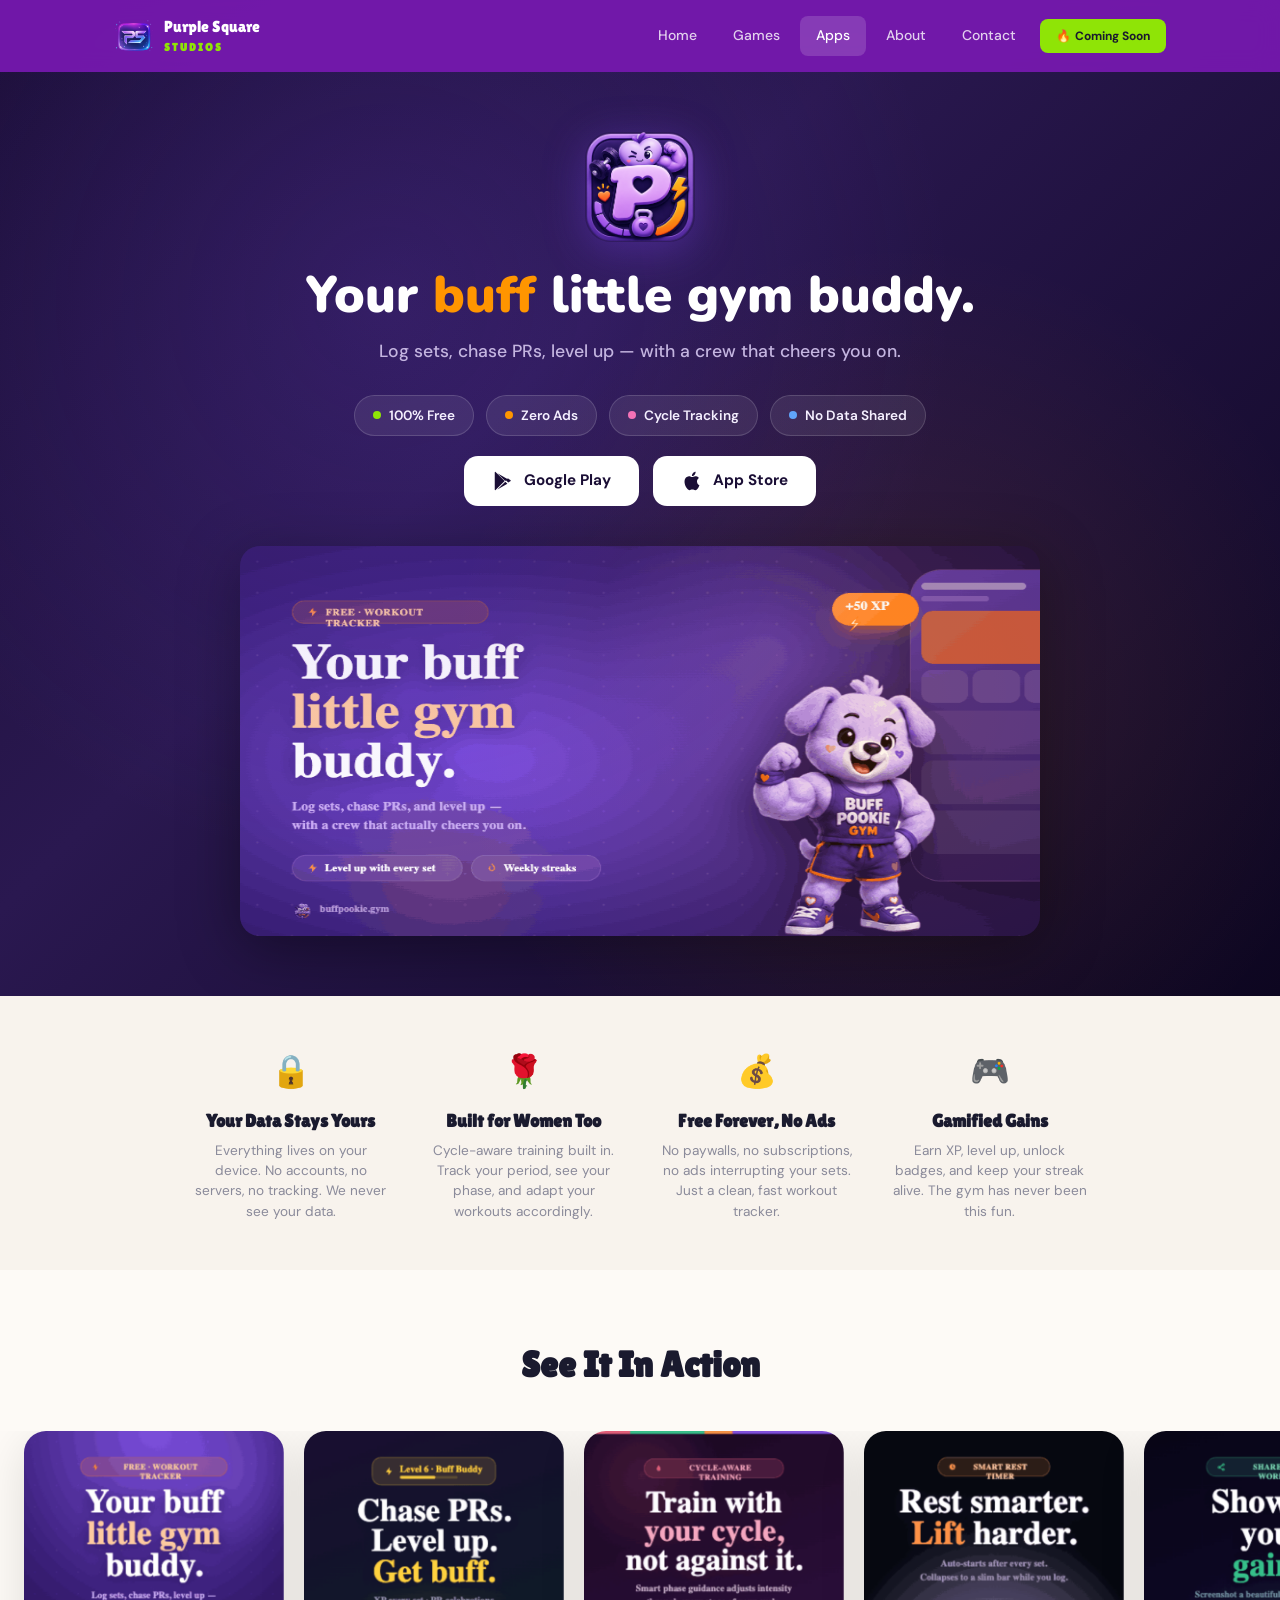
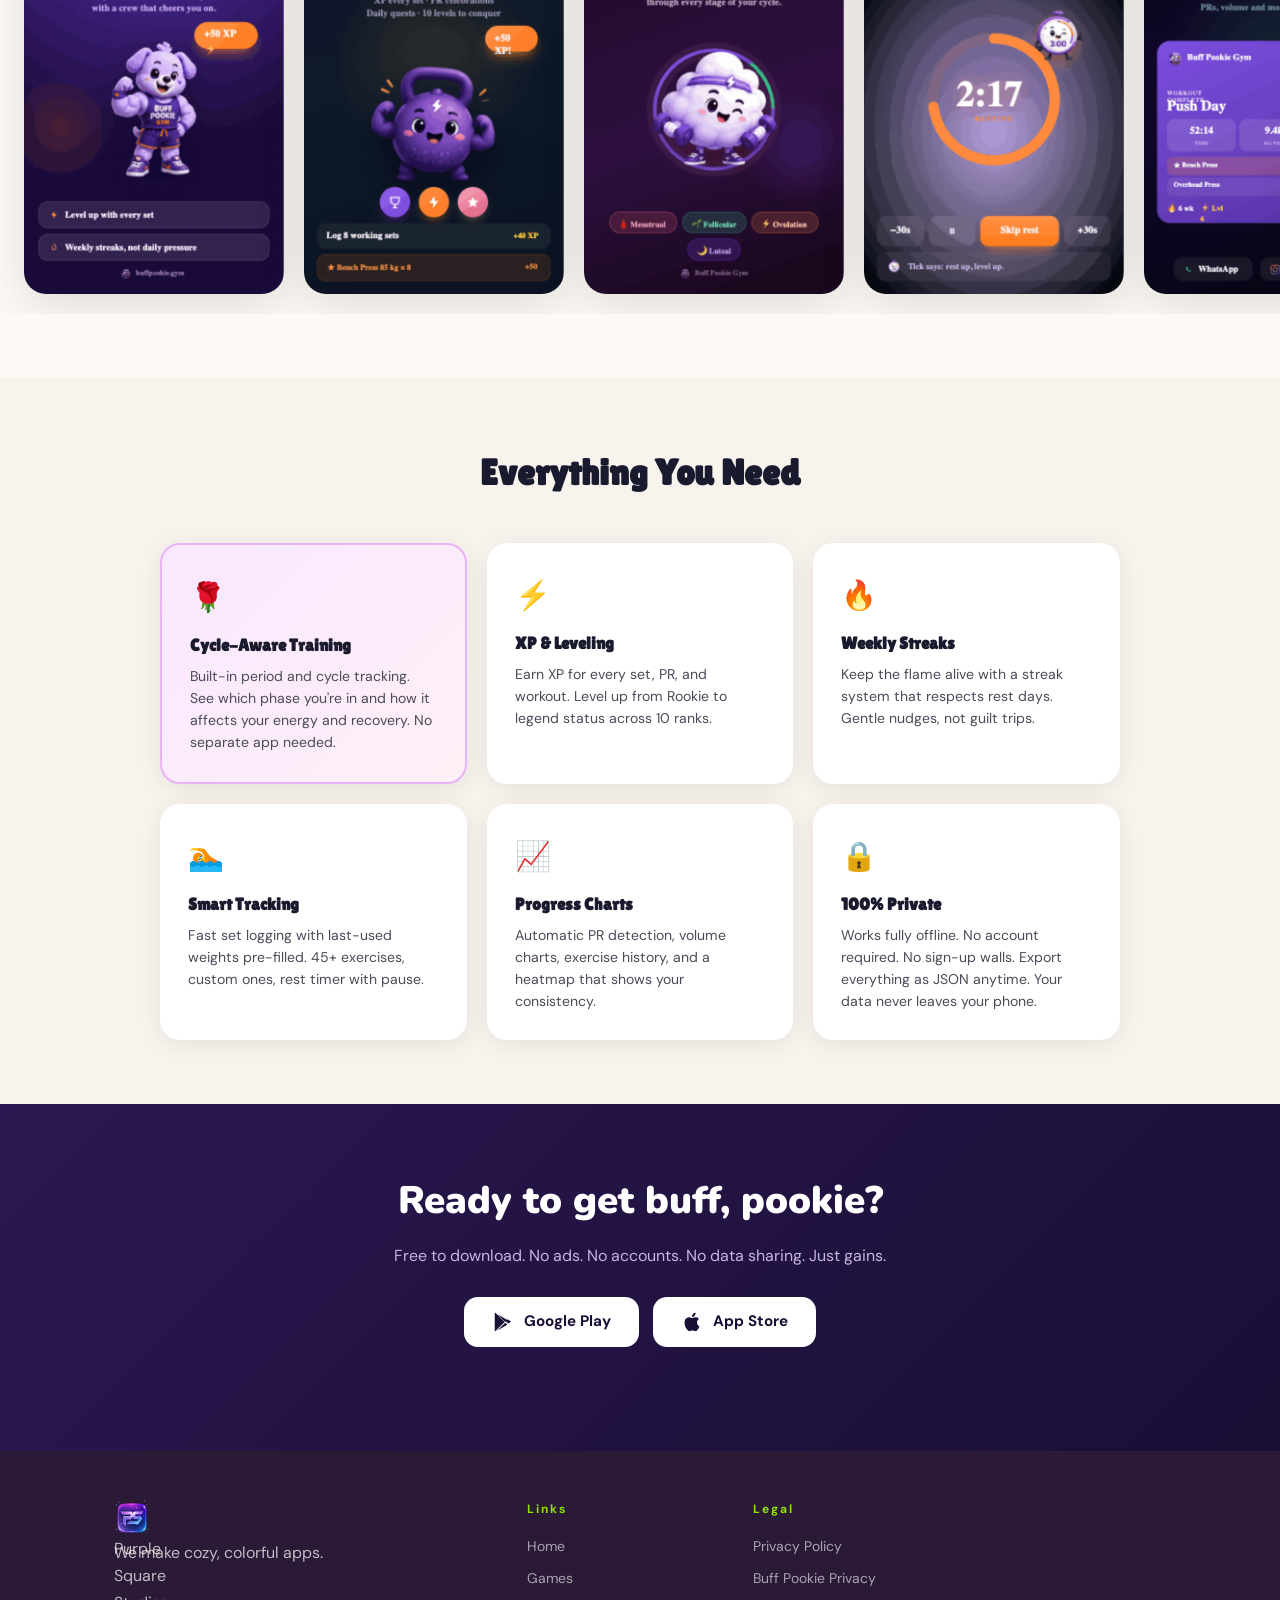
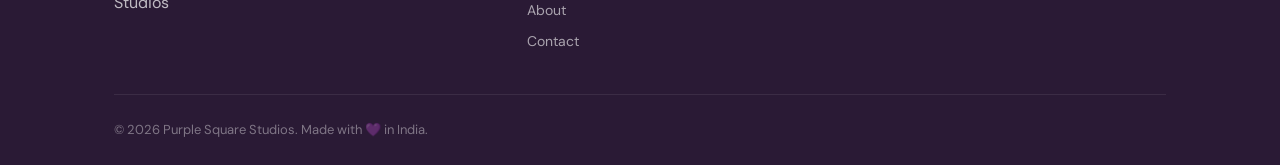
<file: buff-pookie-gym.html>
<!DOCTYPE html>
<html lang="en">
<head>
    <meta charset="UTF-8">
    <meta name="viewport" content="width=device-width, initial-scale=1.0">
    <title>Buff Pookie Gym — Free Workout Tracker | Purple Square Studios</title>
    <meta name="description" content="Buff Pookie Gym — a free workout tracker with XP, streaks, cycle tracking, and zero data collection. Your data stays on your device, always.">
    <meta name="theme-color" content="#7519AE">

    <meta property="og:title" content="Buff Pookie Gym — Free Workout Tracker">
    <meta property="og:description" content="Log lifts, earn XP, level up. Free forever. No ads. No data sharing. Built-in cycle tracking.">
    <meta property="og:image" content="assets/buff-pookie/L01-Hero.png">
    <meta property="og:type" content="website">
    <meta property="og:url" content="https://purplesquarestudios.com/buff-pookie-gym.html">

    <link rel="preconnect" href="https://fonts.googleapis.com">
    <link rel="preconnect" href="https://fonts.gstatic.com" crossorigin>
    <link href="https://fonts.googleapis.com/css2?family=Lilita+One&family=DM+Sans:wght@300;400;500;600;700&family=Nunito:wght@700;800;900&display=swap" rel="stylesheet">
    <link rel="stylesheet" href="css/style.css">
    <link rel="icon" href="assets/buff-pookie/icon.png" type="image/png">

    <style>
        /* ===== Buff Pookie Gym page overrides ===== */
        .bp-hero {
            position: relative;
            background: linear-gradient(135deg, #1A0E35 0%, #2A1850 40%, #0D0620 100%);
            padding: calc(var(--nav-height) + 60px) 24px 60px;
            text-align: center;
            overflow: hidden;
        }
        .bp-hero::before {
            content: '';
            position: absolute;
            top: 0; left: 0; right: 0; bottom: 0;
            background: radial-gradient(circle at 30% 30%, rgba(109,63,214,0.2) 0%, transparent 50%),
                        radial-gradient(circle at 70% 70%, rgba(255,149,0,0.1) 0%, transparent 40%);
            pointer-events: none;
        }
        .bp-hero-inner { position: relative; z-index: 1; max-width: 700px; margin: 0 auto; }
        .bp-icon { width: 110px; height: 110px; border-radius: 26px; box-shadow: 0 8px 40px rgba(109,63,214,0.4); margin: 0 auto 24px; }
        .bp-hero h1 { font-family: 'Nunito', sans-serif; font-weight: 900; font-size: clamp(2rem, 5.5vw, 3.2rem); color: #fff; line-height: 1.15; margin-bottom: 12px; }
        .bp-hero h1 .orange { color: #FF9500; }
        .bp-hero .tagline { font-family: 'DM Sans', sans-serif; font-size: 1.1rem; font-weight: 500; color: #C4B5E0; margin-bottom: 28px; }

        .bp-badges { display: flex; gap: 12px; justify-content: center; flex-wrap: wrap; margin-bottom: 20px; }
        .bp-badge {
            display: inline-flex; align-items: center; gap: 8px;
            background: rgba(255,255,255,0.08); border: 1px solid rgba(255,255,255,0.15);
            color: #F5F0FF; padding: 8px 18px; border-radius: 99px;
            font-family: 'DM Sans', sans-serif; font-weight: 600; font-size: 0.85rem;
        }
        .bp-badge .dot { width: 8px; height: 8px; border-radius: 50%; display: inline-block; }
        .bp-badge .dot-green { background: #8FE406; }
        .bp-badge .dot-pink { background: #F472B6; }
        .bp-badge .dot-blue { background: #60A5FA; }
        .bp-badge .dot-orange { background: #FF9500; }

        .bp-stores { display: flex; gap: 14px; justify-content: center; flex-wrap: wrap; margin-bottom: 40px; }
        .bp-store-btn {
            display: inline-flex; align-items: center; gap: 10px;
            background: #fff; color: #1A0E35; text-decoration: none;
            padding: 12px 28px; border-radius: 14px;
            font-family: 'DM Sans', sans-serif; font-weight: 700; font-size: 0.95rem;
            transition: transform 0.2s, box-shadow 0.2s;
        }
        .bp-store-btn:hover { transform: translateY(-2px); box-shadow: 0 6px 24px rgba(109,63,214,0.3); color: #1A0E35; }
        .bp-store-btn svg { width: 22px; height: 22px; }

        .bp-hero-banner { width: 100%; max-width: 800px; border-radius: 20px; margin: 0 auto; box-shadow: 0 12px 60px rgba(0,0,0,0.4); }

        /* Promise strip */
        .bp-promises {
            background: var(--bg-cream);
            padding: 48px 24px;
        }
        .bp-promises-inner {
            max-width: 900px; margin: 0 auto;
            display: grid; grid-template-columns: repeat(auto-fit, minmax(200px, 1fr)); gap: 32px;
            text-align: center;
        }
        .bp-promise { }
        .bp-promise .icon { font-size: 2rem; margin-bottom: 8px; }
        .bp-promise h3 { font-family: var(--font-display); font-size: 1.1rem; color: var(--text-dark); margin-bottom: 4px; }
        .bp-promise p { font-size: 0.85rem; color: var(--text-muted); line-height: 1.5; }

        /* Screenshots carousel */
        .bp-screens {
            padding: 64px 0;
            background: var(--bg-white);
        }
        .bp-screens h2 {
            font-family: var(--font-display);
            font-size: clamp(24px, 4vw, 36px);
            color: var(--text-dark);
            text-align: center;
            margin-bottom: 36px;
            padding: 0 24px;
        }
        .bp-carousel {
            display: flex; gap: 20px;
            overflow-x: auto; scroll-snap-type: x mandatory;
            padding: 0 24px 20px;
            -webkit-overflow-scrolling: touch;
            scrollbar-width: none;
        }
        .bp-carousel::-webkit-scrollbar { display: none; }
        .bp-card {
            flex: 0 0 260px; scroll-snap-align: center;
            border-radius: 22px; overflow: hidden;
            box-shadow: var(--shadow-lg);
            transition: transform 0.3s;
        }
        .bp-card:hover { transform: scale(1.03); }
        .bp-card img { width: 100%; height: auto; display: block; }

        /* Features */
        .bp-features {
            padding: 64px 24px;
            background: var(--bg-cream);
        }
        .bp-features h2 {
            font-family: var(--font-display);
            font-size: clamp(24px, 4vw, 36px);
            color: var(--text-dark);
            text-align: center;
            margin-bottom: 40px;
        }
        .bp-grid {
            max-width: 960px; margin: 0 auto;
            display: grid; grid-template-columns: repeat(auto-fit, minmax(270px, 1fr)); gap: 20px;
        }
        .bp-tile {
            background: #fff; border-radius: var(--radius-lg); padding: 28px;
            box-shadow: var(--shadow); transition: transform 0.2s;
        }
        .bp-tile:hover { transform: translateY(-4px); }
        .bp-tile .tile-icon { font-size: 1.8rem; margin-bottom: 10px; }
        .bp-tile h3 { font-family: var(--font-display); font-size: 1.05rem; color: var(--text-dark); margin-bottom: 6px; }
        .bp-tile p { font-size: 0.88rem; color: var(--text-body); line-height: 1.55; }
        .bp-tile.highlight { background: linear-gradient(135deg, #F9E8FF 0%, #FFF0F7 100%); border: 2px solid #E8B4F8; }

        /* CTA */
        .bp-cta {
            padding: 64px 24px;
            text-align: center;
            background: linear-gradient(135deg, #2A1850 0%, #1A0E35 100%);
        }
        .bp-cta h2 { font-family: 'Nunito', sans-serif; font-weight: 900; font-size: clamp(1.6rem, 4vw, 2.4rem); color: #fff; margin-bottom: 8px; }
        .bp-cta p { font-family: 'DM Sans', sans-serif; font-size: 1rem; color: #C4B5E0; margin-bottom: 28px; }

        @media (max-width: 640px) {
            .bp-card { flex: 0 0 220px; }
            .bp-icon { width: 88px; height: 88px; border-radius: 22px; }
        }
    </style>
</head>
<body>
    <!-- Navigation -->
    <nav class="nav" id="nav">
        <div class="nav-inner">
            <a href="index.html" class="nav-logo">
                <img src="assets/logo.png" alt="Purple Square Studios" class="nav-logo-img">
                <span class="nav-logo-text">Purple Square<br><small>Studios</small></span>
            </a>
            <div class="nav-links">
                <a href="index.html" class="nav-link">Home</a>
                <a href="games.html" class="nav-link">Games</a>
                <a href="apps.html" class="nav-link active">Apps</a>
                <a href="about.html" class="nav-link">About</a>
                <a href="contact.html" class="nav-link">Contact</a>
                <a href="baba-on-the-road.html" class="nav-coming-soon">Coming Soon</a>
            </div>
            <button class="nav-toggle" id="navToggle" aria-label="Toggle menu">
                <span></span><span></span><span></span>
            </button>
        </div>
        <div class="nav-mobile" id="navMobile">
            <a href="index.html" class="nav-link">Home</a>
            <a href="games.html" class="nav-link">Games</a>
            <a href="apps.html" class="nav-link active">Apps</a>
            <a href="about.html" class="nav-link">About</a>
            <a href="contact.html" class="nav-link">Contact</a>
            <a href="baba-on-the-road.html" class="nav-coming-soon">Coming Soon</a>
        </div>
    </nav>

    <!-- ========== HERO ========== -->
    <section class="bp-hero">
        <div class="bp-hero-inner">
            <img src="assets/buff-pookie/icon.png" alt="Buff Pookie Gym" class="bp-icon">
            <h1>Your <span class="orange">buff</span> little gym buddy.</h1>
            <p class="tagline">Log sets, chase PRs, level up &mdash; with a crew that cheers you on.</p>

            <div class="bp-badges">
                <span class="bp-badge"><span class="dot dot-green"></span> 100% Free</span>
                <span class="bp-badge"><span class="dot dot-orange"></span> Zero Ads</span>
                <span class="bp-badge"><span class="dot dot-pink"></span> Cycle Tracking</span>
                <span class="bp-badge"><span class="dot dot-blue"></span> No Data Shared</span>
            </div>

            <div class="bp-stores">
                <a href="#" class="bp-store-btn">
                    <svg viewBox="0 0 24 24" fill="currentColor"><path d="M3.609 1.814L13.792 12 3.61 22.186a.996.996 0 0 1-.61-.92V2.734a1 1 0 0 1 .609-.92zm10.89 10.893l2.302 2.302-10.937 6.333 8.635-8.635zm3.199-3.199l2.302 1.33c.576.334.576 1.17 0 1.504L17.698 13.67l-2.53-2.53 2.53-2.53zM5.864 3.455L16.8 9.788l-2.302 2.302-8.635-8.635z"/></svg>
                    Google Play
                </a>
                <a href="#" class="bp-store-btn">
                    <svg viewBox="0 0 24 24" fill="currentColor"><path d="M18.71 19.5c-.83 1.24-1.71 2.45-3.05 2.47-1.34.03-1.77-.79-3.29-.79-1.53 0-2 .77-3.27.82-1.31.05-2.3-1.32-3.14-2.53C4.25 17 2.94 12.45 4.7 9.39c.87-1.52 2.43-2.48 4.12-2.51 1.28-.02 2.5.87 3.29.87.78 0 2.26-1.07 3.8-.91.65.03 2.47.26 3.64 1.98-.09.06-2.17 1.28-2.15 3.81.03 3.02 2.65 4.03 2.68 4.04-.03.07-.42 1.44-1.38 2.83zM13 3.5c.73-.83 1.94-1.46 2.94-1.5.13 1.17-.34 2.35-1.04 3.19-.69.85-1.83 1.51-2.95 1.42-.15-1.15.41-2.35 1.05-3.11z"/></svg>
                    App Store
                </a>
            </div>
        </div>
        <img src="assets/buff-pookie/L01-Hero.png" alt="Buff Pookie Gym" class="bp-hero-banner">
    </section>

    <!-- ========== PROMISE STRIP ========== -->
    <section class="bp-promises">
        <div class="bp-promises-inner">
            <div class="bp-promise">
                <div class="icon">&#128274;</div>
                <h3>Your Data Stays Yours</h3>
                <p>Everything lives on your device. No accounts, no servers, no tracking. We never see your data.</p>
            </div>
            <div class="bp-promise">
                <div class="icon">&#127801;</div>
                <h3>Built for Women Too</h3>
                <p>Cycle-aware training built in. Track your period, see your phase, and adapt your workouts accordingly.</p>
            </div>
            <div class="bp-promise">
                <div class="icon">&#128176;</div>
                <h3>Free Forever, No Ads</h3>
                <p>No paywalls, no subscriptions, no ads interrupting your sets. Just a clean, fast workout tracker.</p>
            </div>
            <div class="bp-promise">
                <div class="icon">&#127918;</div>
                <h3>Gamified Gains</h3>
                <p>Earn XP, level up, unlock badges, and keep your streak alive. The gym has never been this fun.</p>
            </div>
        </div>
    </section>

    <!-- ========== SCREENSHOTS ========== -->
    <section class="bp-screens">
        <h2>See It In Action</h2>
        <div class="bp-carousel">
            <div class="bp-card"><img src="assets/buff-pookie/P01-Hero.png" alt="Workout tracking" loading="lazy"></div>
            <div class="bp-card"><img src="assets/buff-pookie/P05-PRs-Gamification.png" alt="PRs and XP" loading="lazy"></div>
            <div class="bp-card"><img src="assets/buff-pookie/P02-Cycle-Tracking.png" alt="Cycle tracking" loading="lazy"></div>
            <div class="bp-card"><img src="assets/buff-pookie/P04-Rest-Timer.png" alt="Rest timer" loading="lazy"></div>
            <div class="bp-card"><img src="assets/buff-pookie/P06-Share-Gains.png" alt="Share your gains" loading="lazy"></div>
            <div class="bp-card"><img src="assets/buff-pookie/P07-Progress-Charts.png" alt="Progress charts" loading="lazy"></div>
            <div class="bp-card"><img src="assets/buff-pookie/P08-Profile-Badges.png" alt="Badges" loading="lazy"></div>
            <div class="bp-card"><img src="assets/buff-pookie/P09-Routine-Builder.png" alt="Routines" loading="lazy"></div>
            <div class="bp-card"><img src="assets/buff-pookie/P03-Water-Sleep.png" alt="Water and sleep" loading="lazy"></div>
        </div>
    </section>

    <!-- ========== FEATURES ========== -->
    <section class="bp-features">
        <h2>Everything You Need</h2>
        <div class="bp-grid">
            <div class="bp-tile highlight">
                <div class="tile-icon">&#127801;</div>
                <h3>Cycle-Aware Training</h3>
                <p>Built-in period and cycle tracking. See which phase you're in and how it affects your energy and recovery. No separate app needed.</p>
            </div>
            <div class="bp-tile">
                <div class="tile-icon">&#9889;</div>
                <h3>XP &amp; Leveling</h3>
                <p>Earn XP for every set, PR, and workout. Level up from Rookie to legend status across 10 ranks.</p>
            </div>
            <div class="bp-tile">
                <div class="tile-icon">&#128293;</div>
                <h3>Weekly Streaks</h3>
                <p>Keep the flame alive with a streak system that respects rest days. Gentle nudges, not guilt trips.</p>
            </div>
            <div class="bp-tile">
                <div class="tile-icon">&#127946;</div>
                <h3>Smart Tracking</h3>
                <p>Fast set logging with last-used weights pre-filled. 45+ exercises, custom ones, rest timer with pause.</p>
            </div>
            <div class="bp-tile">
                <div class="tile-icon">&#128200;</div>
                <h3>Progress Charts</h3>
                <p>Automatic PR detection, volume charts, exercise history, and a heatmap that shows your consistency.</p>
            </div>
            <div class="bp-tile">
                <div class="tile-icon">&#128274;</div>
                <h3>100% Private</h3>
                <p>Works fully offline. No account required. No sign-up walls. Export everything as JSON anytime. Your data never leaves your phone.</p>
            </div>
        </div>
    </section>

    <!-- ========== CTA ========== -->
    <section class="bp-cta">
        <h2>Ready to get buff, pookie?</h2>
        <p>Free to download. No ads. No accounts. No data sharing. Just gains.</p>
        <div class="bp-stores">
            <a href="#" class="bp-store-btn">
                <svg viewBox="0 0 24 24" fill="currentColor"><path d="M3.609 1.814L13.792 12 3.61 22.186a.996.996 0 0 1-.61-.92V2.734a1 1 0 0 1 .609-.92zm10.89 10.893l2.302 2.302-10.937 6.333 8.635-8.635zm3.199-3.199l2.302 1.33c.576.334.576 1.17 0 1.504L17.698 13.67l-2.53-2.53 2.53-2.53zM5.864 3.455L16.8 9.788l-2.302 2.302-8.635-8.635z"/></svg>
                Google Play
            </a>
            <a href="#" class="bp-store-btn">
                <svg viewBox="0 0 24 24" fill="currentColor"><path d="M18.71 19.5c-.83 1.24-1.71 2.45-3.05 2.47-1.34.03-1.77-.79-3.29-.79-1.53 0-2 .77-3.27.82-1.31.05-2.3-1.32-3.14-2.53C4.25 17 2.94 12.45 4.7 9.39c.87-1.52 2.43-2.48 4.12-2.51 1.28-.02 2.5.87 3.29.87.78 0 2.26-1.07 3.8-.91.65.03 2.47.26 3.64 1.98-.09.06-2.17 1.28-2.15 3.81.03 3.02 2.65 4.03 2.68 4.04-.03.07-.42 1.44-1.38 2.83zM13 3.5c.73-.83 1.94-1.46 2.94-1.5.13 1.17-.34 2.35-1.04 3.19-.69.85-1.83 1.51-2.95 1.42-.15-1.15.41-2.35 1.05-3.11z"/></svg>
                App Store
            </a>
        </div>
    </section>

    <!-- ========== FOOTER ========== -->
    <footer class="footer">
        <div class="container">
            <div class="footer-grid">
                <div class="footer-col">
                    <div class="footer-logo">
                        <img src="assets/logo.png" alt="Purple Square Studios" style="width:36px;height:36px;border-radius:8px;">
                        <span>Purple Square Studios</span>
                    </div>
                    <p class="footer-desc">We make cozy, colorful apps.</p>
                </div>
                <div class="footer-col">
                    <h4>Links</h4>
                    <a href="index.html">Home</a>
                    <a href="games.html">Games</a>
                    <a href="about.html">About</a>
                    <a href="contact.html">Contact</a>
                </div>
                <div class="footer-col">
                    <h4>Legal</h4>
                    <a href="privacy-policy.html">Privacy Policy</a>
                    <a href="buff-pookie-privacy.html">Buff Pookie Privacy</a>
                </div>
            </div>
            <div class="footer-bottom">
                <p>&copy; 2026 Purple Square Studios. Made with &#128156; in India.</p>
            </div>
        </div>
    </footer>

    <script src="js/main.js"></script>
</body>
</html>
</file>
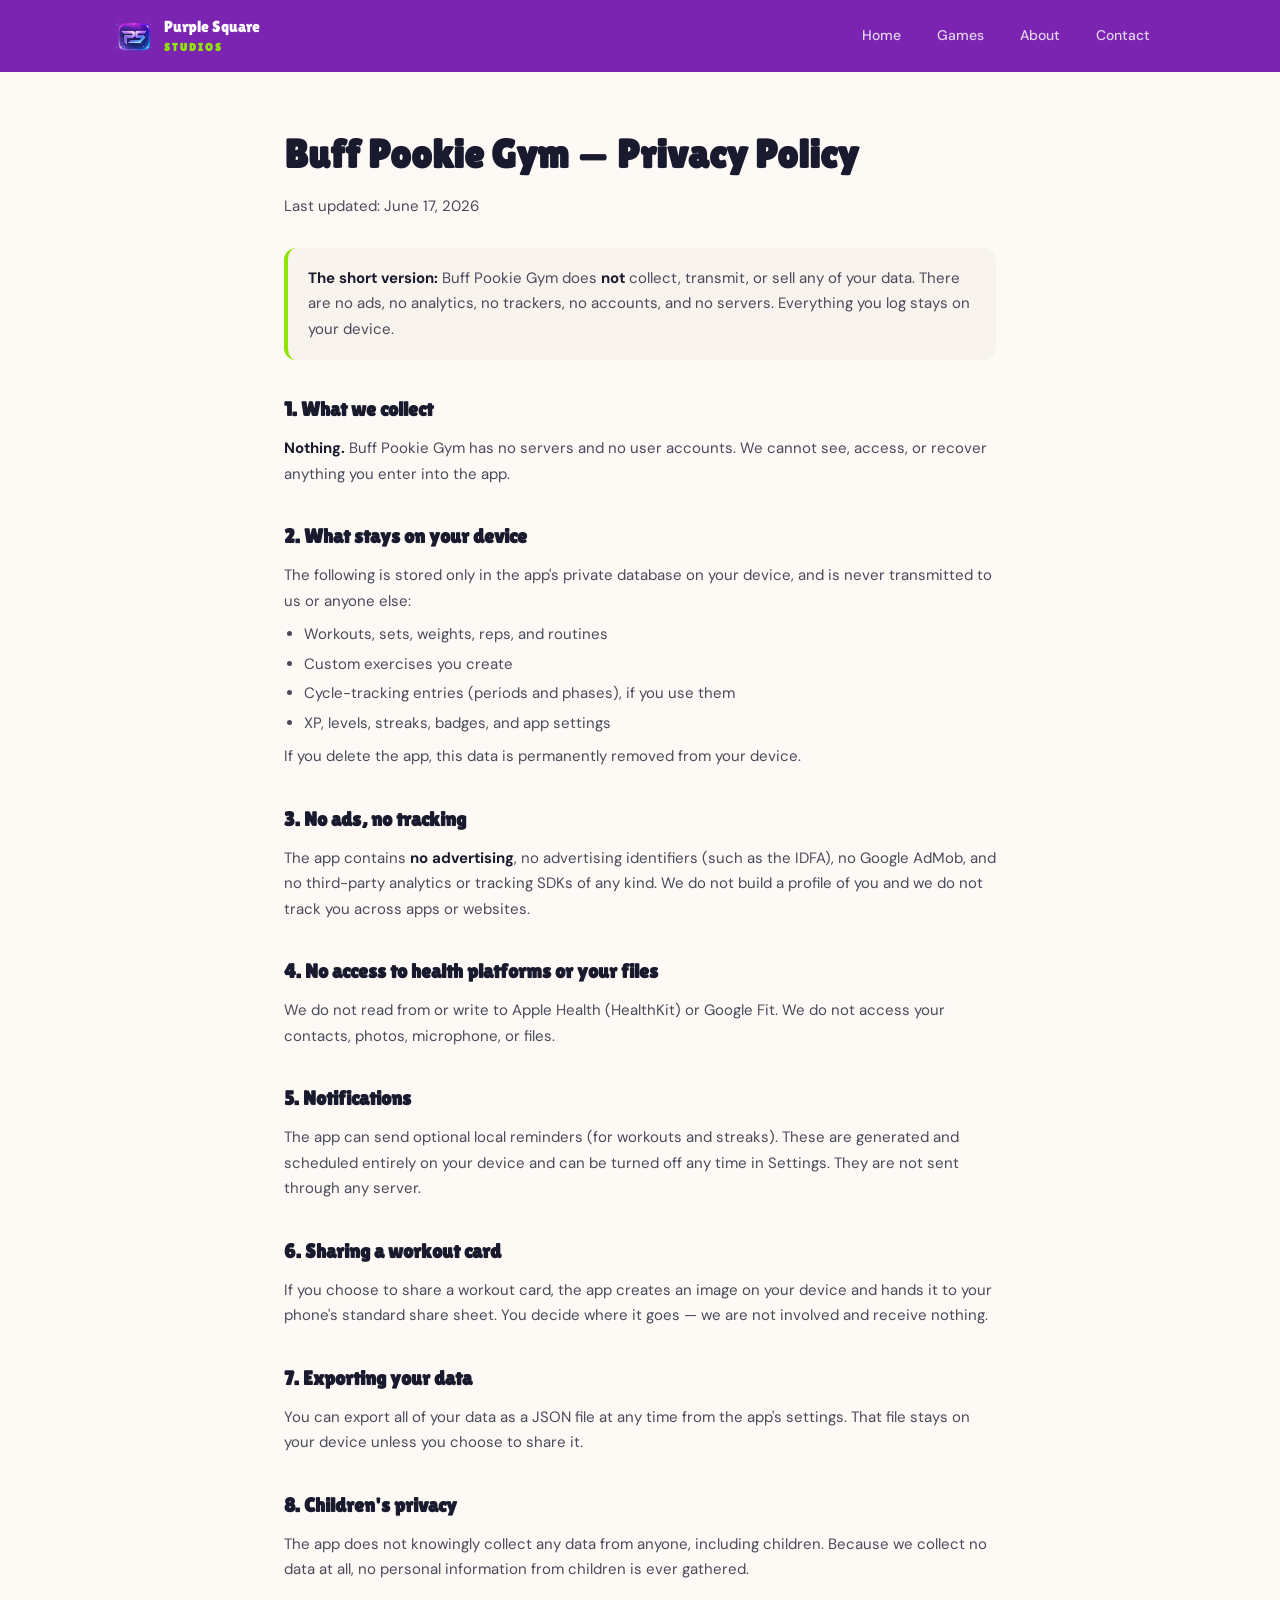
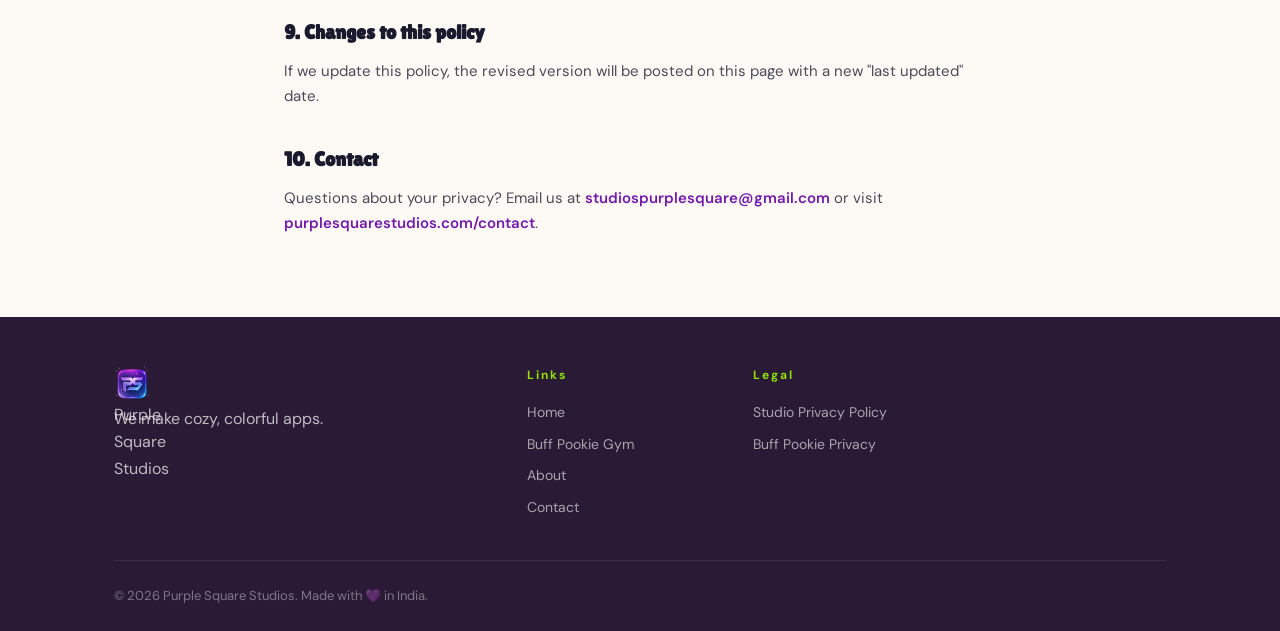
<file: buff-pookie-privacy.html>
<!DOCTYPE html>
<html lang="en">
<head>
    <meta charset="UTF-8">
    <meta name="viewport" content="width=device-width, initial-scale=1.0">
    <title>Buff Pookie Gym — Privacy Policy | Purple Square Studios</title>
    <meta name="description" content="Buff Pookie Gym privacy policy. No ads, no tracking, no data collection — everything you log stays on your device.">
    <meta name="theme-color" content="#7519AE">

    <link rel="preconnect" href="https://fonts.googleapis.com">
    <link rel="preconnect" href="https://fonts.gstatic.com" crossorigin>
    <link href="https://fonts.googleapis.com/css2?family=Lilita+One&family=DM+Sans:wght@300;400;500;600;700&display=swap" rel="stylesheet">
    <link rel="stylesheet" href="css/style.css">

    <style>
        .policy-wrap { max-width: 760px; margin: 0 auto; padding: calc(var(--nav-height) + 48px) 24px 80px; }
        .policy-wrap h1 { font-family: var(--font-display); font-size: clamp(28px, 5vw, 40px); color: var(--text-dark); margin-bottom: 6px; }
        .policy-updated { font-family: 'DM Sans', sans-serif; color: var(--text-muted); font-size: 14px; margin-bottom: 28px; }
        .policy-tldr { background: var(--bg-cream); border-left: 4px solid var(--green); border-radius: 12px; padding: 18px 20px; margin-bottom: 32px; }
        .policy-tldr p { font-family: 'DM Sans', sans-serif; color: var(--text-body); font-size: 15px; line-height: 1.6; margin: 0; }
        .policy-wrap h2 { font-family: var(--font-display); font-size: 20px; color: var(--text-dark); margin: 32px 0 10px; }
        .policy-wrap p, .policy-wrap li { font-family: 'DM Sans', sans-serif; color: var(--text-body); font-size: 15px; line-height: 1.7; }
        .policy-wrap ul { padding-left: 20px; margin: 8px 0; }
        .policy-wrap li { margin-bottom: 4px; }
        .policy-wrap a { color: var(--purple); font-weight: 600; }
        .policy-strong { color: var(--text-dark); font-weight: 700; }
    </style>
</head>
<body>
    <nav class="nav" id="nav">
        <div class="nav-inner">
            <a href="index.html" class="nav-logo">
                <img src="assets/logo.png" alt="Purple Square Studios" class="nav-logo-img">
                <span class="nav-logo-text">Purple Square<br><small>Studios</small></span>
            </a>
            <div class="nav-links">
                <a href="index.html" class="nav-link">Home</a>
                <a href="games.html" class="nav-link">Games</a>
                <a href="about.html" class="nav-link">About</a>
                <a href="contact.html" class="nav-link">Contact</a>
            </div>
            <button class="nav-toggle" id="navToggle" aria-label="Toggle menu"><span></span><span></span><span></span></button>
        </div>
        <div class="nav-mobile" id="navMobile">
            <a href="index.html" class="nav-link">Home</a>
            <a href="games.html" class="nav-link">Games</a>
            <a href="about.html" class="nav-link">About</a>
            <a href="contact.html" class="nav-link">Contact</a>
        </div>
    </nav>

    <main class="policy-wrap">
        <h1>Buff Pookie Gym — Privacy Policy</h1>
        <p class="policy-updated">Last updated: June 17, 2026</p>

        <div class="policy-tldr">
            <p><span class="policy-strong">The short version:</span> Buff Pookie Gym does <span class="policy-strong">not</span> collect, transmit, or sell any of your data. There are no ads, no analytics, no trackers, no accounts, and no servers. Everything you log stays on your device.</p>
        </div>

        <h2>1. What we collect</h2>
        <p><span class="policy-strong">Nothing.</span> Buff Pookie Gym has no servers and no user accounts. We cannot see, access, or recover anything you enter into the app.</p>

        <h2>2. What stays on your device</h2>
        <p>The following is stored only in the app's private database on your device, and is never transmitted to us or anyone else:</p>
        <ul>
            <li>Workouts, sets, weights, reps, and routines</li>
            <li>Custom exercises you create</li>
            <li>Cycle-tracking entries (periods and phases), if you use them</li>
            <li>XP, levels, streaks, badges, and app settings</li>
        </ul>
        <p>If you delete the app, this data is permanently removed from your device.</p>

        <h2>3. No ads, no tracking</h2>
        <p>The app contains <span class="policy-strong">no advertising</span>, no advertising identifiers (such as the IDFA), no Google AdMob, and no third-party analytics or tracking SDKs of any kind. We do not build a profile of you and we do not track you across apps or websites.</p>

        <h2>4. No access to health platforms or your files</h2>
        <p>We do not read from or write to Apple Health (HealthKit) or Google Fit. We do not access your contacts, photos, microphone, or files.</p>

        <h2>5. Notifications</h2>
        <p>The app can send optional local reminders (for workouts and streaks). These are generated and scheduled entirely on your device and can be turned off any time in Settings. They are not sent through any server.</p>

        <h2>6. Sharing a workout card</h2>
        <p>If you choose to share a workout card, the app creates an image on your device and hands it to your phone's standard share sheet. You decide where it goes — we are not involved and receive nothing.</p>

        <h2>7. Exporting your data</h2>
        <p>You can export all of your data as a JSON file at any time from the app's settings. That file stays on your device unless you choose to share it.</p>

        <h2>8. Children's privacy</h2>
        <p>The app does not knowingly collect any data from anyone, including children. Because we collect no data at all, no personal information from children is ever gathered.</p>

        <h2>9. Changes to this policy</h2>
        <p>If we update this policy, the revised version will be posted on this page with a new "last updated" date.</p>

        <h2>10. Contact</h2>
        <p>Questions about your privacy? Email us at <a href="mailto:studiospurplesquare@gmail.com">studiospurplesquare@gmail.com</a> or visit <a href="contact.html">purplesquarestudios.com/contact</a>.</p>
    </main>

    <footer class="footer">
        <div class="container">
            <div class="footer-grid">
                <div class="footer-col">
                    <div class="footer-logo">
                        <img src="assets/logo.png" alt="Purple Square Studios" style="width:36px;height:36px;border-radius:8px;">
                        <span>Purple Square Studios</span>
                    </div>
                    <p class="footer-desc">We make cozy, colorful apps.</p>
                </div>
                <div class="footer-col">
                    <h4>Links</h4>
                    <a href="index.html">Home</a>
                    <a href="buff-pookie-gym.html">Buff Pookie Gym</a>
                    <a href="about.html">About</a>
                    <a href="contact.html">Contact</a>
                </div>
                <div class="footer-col">
                    <h4>Legal</h4>
                    <a href="privacy-policy.html">Studio Privacy Policy</a>
                    <a href="buff-pookie-privacy.html">Buff Pookie Privacy</a>
                </div>
            </div>
            <div class="footer-bottom">
                <p>&copy; 2026 Purple Square Studios. Made with &#128156; in India.</p>
            </div>
        </div>
    </footer>

    <script src="js/main.js"></script>
</body>
</html>
</file>
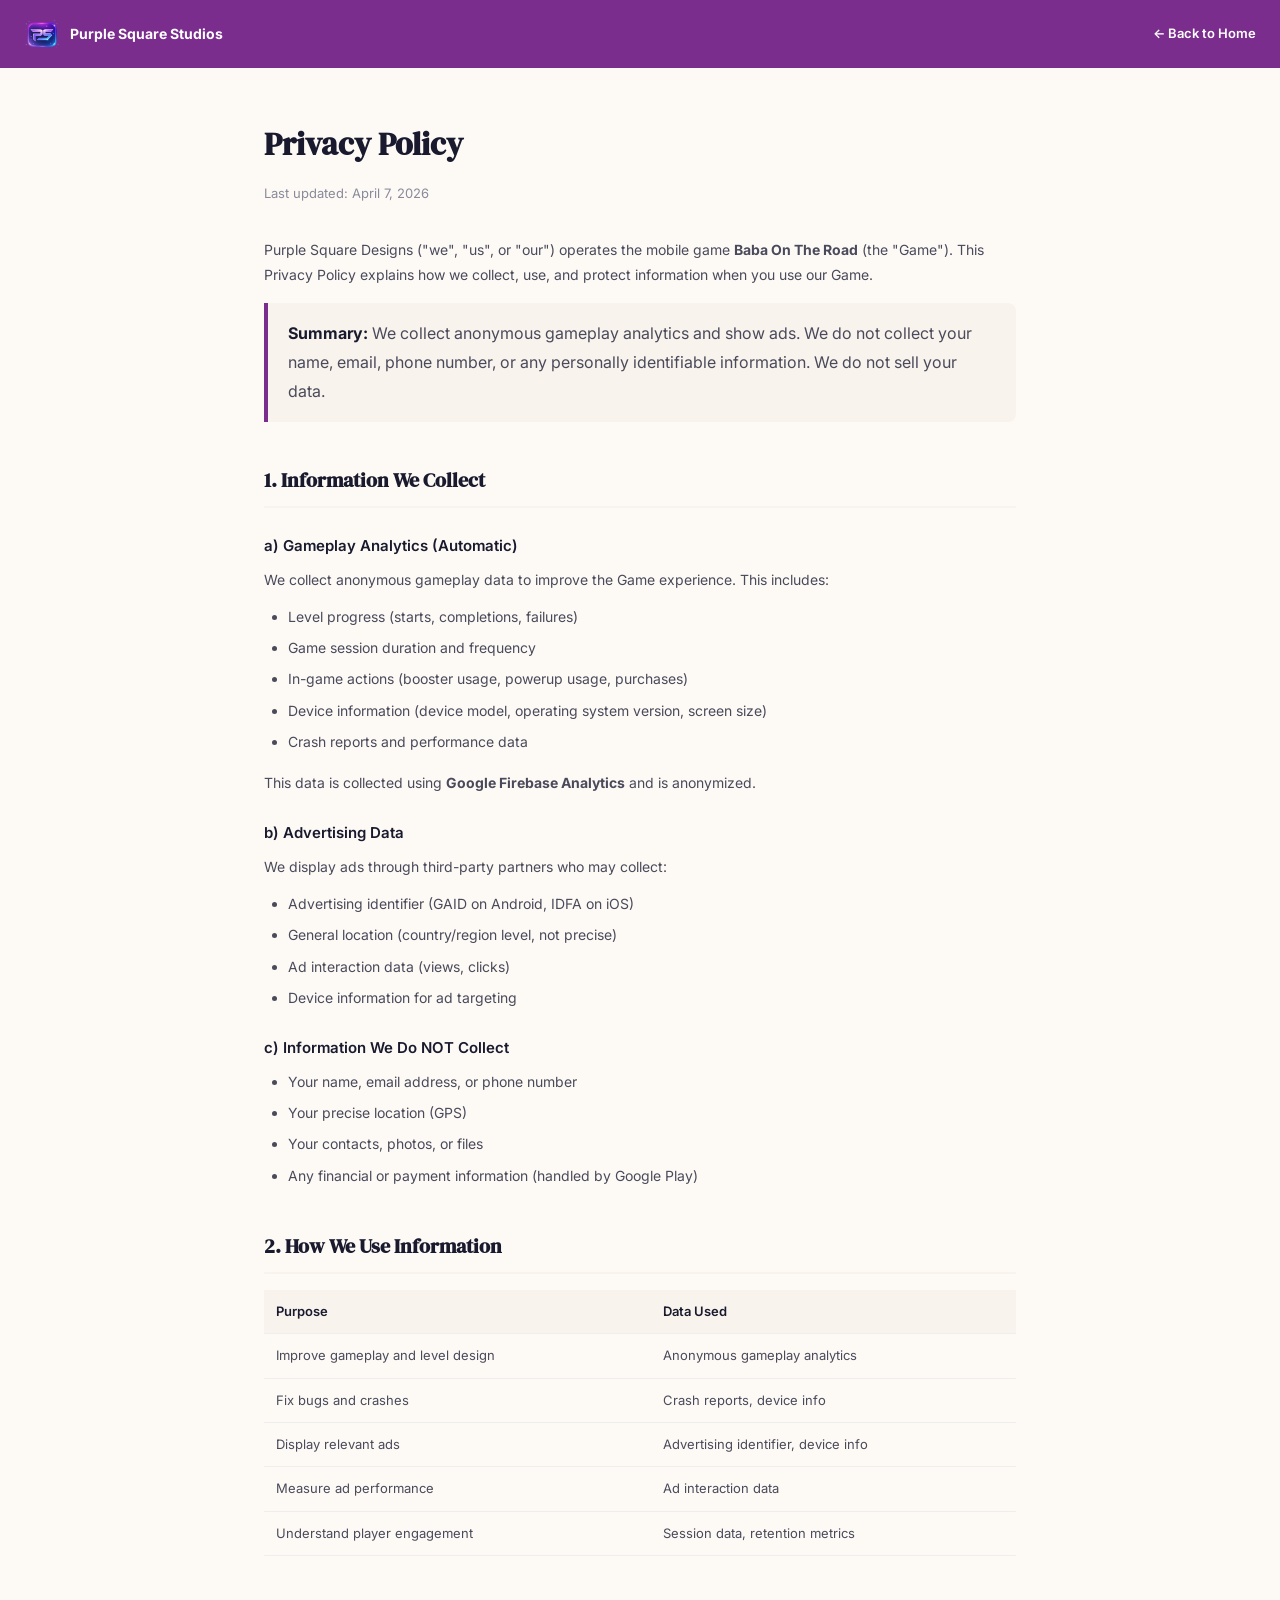
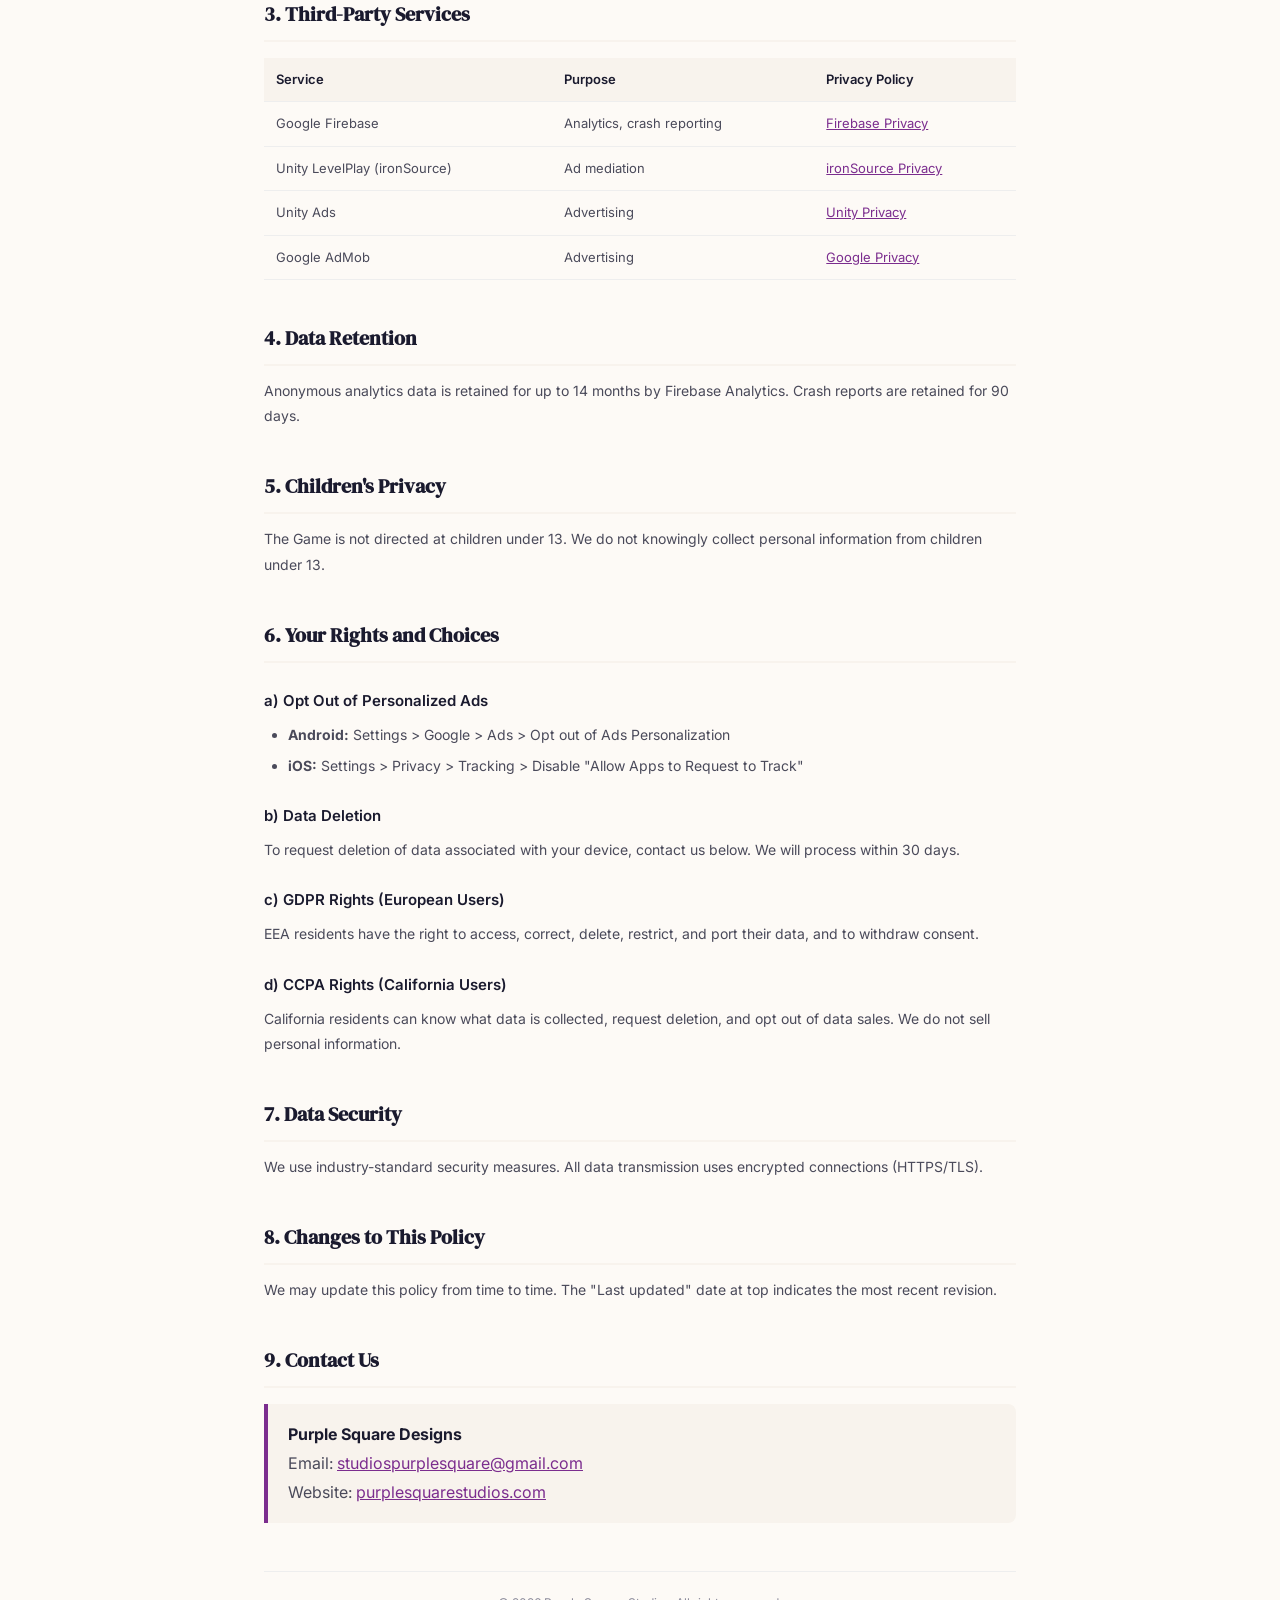
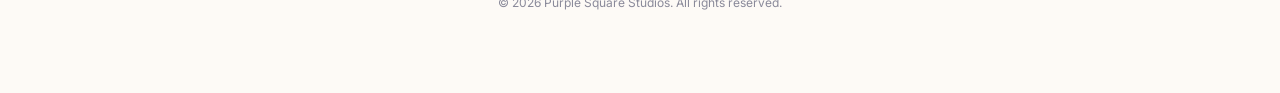
<file: privacy-policy.html>
<!DOCTYPE html>
<html lang="en">
<head>
    <meta charset="UTF-8">
    <meta name="viewport" content="width=device-width, initial-scale=1.0">
    <title>Privacy Policy — Baba On The Road | Purple Square Studios</title>
    <link rel="preconnect" href="https://fonts.googleapis.com">
    <link rel="preconnect" href="https://fonts.gstatic.com" crossorigin>
    <link href="https://fonts.googleapis.com/css2?family=DM+Serif+Display:ital@0;1&family=Inter:wght@300;400;500;600;700&display=swap" rel="stylesheet">
    <link rel="icon" href="assets/logo.png" type="image/png">
    <style>
        :root {
            --purple: #7B2D8E;
            --green: #8BC34A;
            --bg-white: #FDFAF6;
            --bg-cream: #F8F3ED;
            --bg-dark: #2A1A35;
            --text-dark: #1A1A2E;
            --text-body: #4A4A5A;
            --text-muted: #8A8A9A;
            --font-display: 'DM Serif Display', serif;
            --font-body: 'Inter', sans-serif;
        }
        *, *::before, *::after { margin: 0; padding: 0; box-sizing: border-box; }
        body {
            font-family: var(--font-body);
            background: var(--bg-white);
            color: var(--text-body);
            line-height: 1.8;
        }
        .nav-bar {
            background: var(--purple);
            padding: 16px 24px;
            display: flex;
            align-items: center;
            gap: 12px;
            position: sticky;
            top: 0;
            z-index: 100;
        }
        .nav-bar a { display: flex; align-items: center; gap: 10px; text-decoration: none; color: white; }
        .nav-bar img { width: 36px; height: 36px; object-fit: contain; }
        .nav-bar span { font-size: 14px; font-weight: 700; }
        .back-link { margin-left: auto; font-size: 13px; font-weight: 600; color: rgba(255,255,255,0.7); text-decoration: none; }
        .back-link:hover { color: white; }
        .container { max-width: 800px; margin: 0 auto; padding: 48px 24px 80px; }
        h1 { font-family: var(--font-display); font-size: 32px; color: var(--text-dark); margin-bottom: 8px; }
        .last-updated { color: var(--text-muted); font-size: 13px; margin-bottom: 32px; }
        h2 {
            font-family: var(--font-display);
            font-size: 20px;
            color: var(--text-dark);
            margin-top: 40px;
            margin-bottom: 12px;
            padding-bottom: 8px;
            border-bottom: 2px solid var(--bg-cream);
        }
        h3 { font-size: 15px; font-weight: 600; color: var(--text-dark); margin-top: 24px; margin-bottom: 8px; }
        p, li { font-size: 14px; margin-bottom: 12px; }
        ul { padding-left: 24px; margin-bottom: 16px; }
        li { margin-bottom: 6px; }
        a { color: var(--purple); }
        a:hover { color: #5A1A6E; }
        .highlight {
            background: var(--bg-cream);
            border-left: 4px solid var(--purple);
            padding: 16px 20px;
            margin: 16px 0;
            border-radius: 0 8px 8px 0;
        }
        .highlight strong { color: var(--text-dark); }
        table { width: 100%; border-collapse: collapse; margin: 16px 0; }
        th, td { text-align: left; padding: 10px 12px; border-bottom: 1px solid #eee; font-size: 13px; }
        th { background: var(--bg-cream); font-weight: 600; color: var(--text-dark); }
        footer { margin-top: 48px; padding-top: 20px; border-top: 1px solid #eee; font-size: 12px; color: var(--text-muted); text-align: center; }
    </style>
</head>
<body>
    <div class="nav-bar">
        <a href="index.html">
            <img src="assets/logo.png" alt="PS">
            <span>Purple Square Studios</span>
        </a>
        <a href="index.html" class="back-link">&larr; Back to Home</a>
    </div>
    <div class="container">
        <h1>Privacy Policy</h1>
        <p class="last-updated">Last updated: April 7, 2026</p>
        <p>Purple Square Designs ("we", "us", or "our") operates the mobile game <strong>Baba On The Road</strong> (the "Game"). This Privacy Policy explains how we collect, use, and protect information when you use our Game.</p>
        <div class="highlight">
            <strong>Summary:</strong> We collect anonymous gameplay analytics and show ads. We do not collect your name, email, phone number, or any personally identifiable information. We do not sell your data.
        </div>
        <h2>1. Information We Collect</h2>
        <h3>a) Gameplay Analytics (Automatic)</h3>
        <p>We collect anonymous gameplay data to improve the Game experience. This includes:</p>
        <ul>
            <li>Level progress (starts, completions, failures)</li>
            <li>Game session duration and frequency</li>
            <li>In-game actions (booster usage, powerup usage, purchases)</li>
            <li>Device information (device model, operating system version, screen size)</li>
            <li>Crash reports and performance data</li>
        </ul>
        <p>This data is collected using <strong>Google Firebase Analytics</strong> and is anonymized.</p>
        <h3>b) Advertising Data</h3>
        <p>We display ads through third-party partners who may collect:</p>
        <ul>
            <li>Advertising identifier (GAID on Android, IDFA on iOS)</li>
            <li>General location (country/region level, not precise)</li>
            <li>Ad interaction data (views, clicks)</li>
            <li>Device information for ad targeting</li>
        </ul>
        <h3>c) Information We Do NOT Collect</h3>
        <ul>
            <li>Your name, email address, or phone number</li>
            <li>Your precise location (GPS)</li>
            <li>Your contacts, photos, or files</li>
            <li>Any financial or payment information (handled by Google Play)</li>
        </ul>
        <h2>2. How We Use Information</h2>
        <table>
            <tr><th>Purpose</th><th>Data Used</th></tr>
            <tr><td>Improve gameplay and level design</td><td>Anonymous gameplay analytics</td></tr>
            <tr><td>Fix bugs and crashes</td><td>Crash reports, device info</td></tr>
            <tr><td>Display relevant ads</td><td>Advertising identifier, device info</td></tr>
            <tr><td>Measure ad performance</td><td>Ad interaction data</td></tr>
            <tr><td>Understand player engagement</td><td>Session data, retention metrics</td></tr>
        </table>
        <h2>3. Third-Party Services</h2>
        <table>
            <tr><th>Service</th><th>Purpose</th><th>Privacy Policy</th></tr>
            <tr><td>Google Firebase</td><td>Analytics, crash reporting</td><td><a href="https://firebase.google.com/support/privacy" target="_blank" rel="noopener">Firebase Privacy</a></td></tr>
            <tr><td>Unity LevelPlay (ironSource)</td><td>Ad mediation</td><td><a href="https://developers.is.com/ironsource-mobile/air/ironsource-mobile-privacy-policy/" target="_blank" rel="noopener">ironSource Privacy</a></td></tr>
            <tr><td>Unity Ads</td><td>Advertising</td><td><a href="https://unity.com/legal/privacy-policy" target="_blank" rel="noopener">Unity Privacy</a></td></tr>
            <tr><td>Google AdMob</td><td>Advertising</td><td><a href="https://policies.google.com/privacy" target="_blank" rel="noopener">Google Privacy</a></td></tr>
        </table>
        <h2>4. Data Retention</h2>
        <p>Anonymous analytics data is retained for up to 14 months by Firebase Analytics. Crash reports are retained for 90 days.</p>
        <h2>5. Children's Privacy</h2>
        <p>The Game is not directed at children under 13. We do not knowingly collect personal information from children under 13.</p>
        <h2>6. Your Rights and Choices</h2>
        <h3>a) Opt Out of Personalized Ads</h3>
        <ul>
            <li><strong>Android:</strong> Settings &gt; Google &gt; Ads &gt; Opt out of Ads Personalization</li>
            <li><strong>iOS:</strong> Settings &gt; Privacy &gt; Tracking &gt; Disable "Allow Apps to Request to Track"</li>
        </ul>
        <h3>b) Data Deletion</h3>
        <p>To request deletion of data associated with your device, contact us below. We will process within 30 days.</p>
        <h3>c) GDPR Rights (European Users)</h3>
        <p>EEA residents have the right to access, correct, delete, restrict, and port their data, and to withdraw consent.</p>
        <h3>d) CCPA Rights (California Users)</h3>
        <p>California residents can know what data is collected, request deletion, and opt out of data sales. We do not sell personal information.</p>
        <h2>7. Data Security</h2>
        <p>We use industry-standard security measures. All data transmission uses encrypted connections (HTTPS/TLS).</p>
        <h2>8. Changes to This Policy</h2>
        <p>We may update this policy from time to time. The "Last updated" date at top indicates the most recent revision.</p>
        <h2>9. Contact Us</h2>
        <div class="highlight">
            <strong>Purple Square Designs</strong><br>
            Email: <a href="mailto:studiospurplesquare@gmail.com">studiospurplesquare@gmail.com</a><br>
            Website: <a href="https://purplesquarestudios.com">purplesquarestudios.com</a>
        </div>
        <footer>&copy; 2026 Purple Square Studios. All rights reserved.</footer>
    </div>
</body>
</html>
</file>
<file: css/style.css>
/* ============================================
   PURPLE SQUARE STUDIOS — Warm Purple + Lime
   Inspired by Airo reference design
   ============================================ */

:root {
    --purple: #7519AE;
    --purple-dark: #5C1189;
    --purple-light: #9B3DD4;
    --green: #8FE406;
    --green-dark: #72B805;
    --green-light: #A5F020;

    --bg-white: #FDFAF6;
    --bg-cream: #F8F3ED;
    --bg-purple: #7519AE;
    --bg-dark: #2A1A35;

    --text-dark: #1A1A2E;
    --text-body: #4A4A5A;
    --text-muted: #8A8A9A;
    --text-white: #FFFFFF;

    --font-display: 'Lilita One', cursive;
    --font-body: 'DM Sans', sans-serif;

    --nav-height: 72px;
    --container-max: 1100px;
    --radius: 12px;
    --radius-lg: 20px;
    --shadow: 0 4px 24px rgba(0,0,0,0.08);
    --shadow-lg: 0 12px 48px rgba(0,0,0,0.12);
    --transition: 0.3s cubic-bezier(0.4, 0, 0.2, 1);
}

/* --- Reset --- */
*, *::before, *::after { margin: 0; padding: 0; box-sizing: border-box; }
html { scroll-behavior: smooth; scroll-padding-top: var(--nav-height); }

body {
    font-family: var(--font-body);
    background: var(--bg-white);
    color: var(--text-body);
    line-height: 1.7;
    overflow-x: hidden;
    -webkit-font-smoothing: antialiased;
}

::selection { background: rgba(117, 25, 174, 0.2); color: var(--text-dark); }
img { max-width: 100%; height: auto; display: block; }

a { color: var(--purple); text-decoration: none; transition: color var(--transition); }
a:hover { color: var(--purple-dark); }

.container { max-width: var(--container-max); margin: 0 auto; padding: 0 24px; }
.text-center { text-align: center; }
.accent-green { color: var(--green); }

/* --- Typography --- */
.section-label {
    font-family: var(--font-body);
    font-size: 12px;
    font-weight: 700;
    letter-spacing: 3px;
    text-transform: uppercase;
    color: var(--purple);
    margin-bottom: 8px;
}

.section-title {
    font-family: var(--font-display);
    font-size: clamp(28px, 5vw, 42px);
    color: var(--text-dark);
    line-height: 1.2;
    margin-bottom: 20px;
}

/* --- Navigation --- */
.nav {
    position: fixed;
    top: 0;
    left: 0;
    right: 0;
    height: var(--nav-height);
    z-index: 1000;
    background: rgba(117, 25, 174, 0.95);
    backdrop-filter: blur(12px);
    -webkit-backdrop-filter: blur(12px);
    transition: background var(--transition), box-shadow var(--transition);
}

.nav.scrolled {
    background: rgba(117, 25, 174, 0.98);
    box-shadow: 0 2px 20px rgba(0,0,0,0.15);
}

.nav-inner {
    max-width: var(--container-max);
    margin: 0 auto;
    padding: 0 24px;
    height: 100%;
    display: flex;
    align-items: center;
    justify-content: space-between;
}

.nav-logo {
    display: flex;
    align-items: center;
    gap: 10px;
    text-decoration: none;
    color: white;
}

.nav-logo-img {
    width: 40px;
    height: 40px;
    object-fit: contain;
}

.nav-logo-text {
    font-family: var(--font-display);
    font-size: 16px;
    font-weight: 400;
    color: white;
    line-height: 1.2;
}
.nav-logo-text small {
    font-weight: 600;
    font-size: 11px;
    color: var(--green);
    letter-spacing: 2px;
    text-transform: uppercase;
}

.nav-links {
    display: flex;
    align-items: center;
    gap: 4px;
}

.nav-link {
    font-size: 14px;
    font-weight: 500;
    color: rgba(255,255,255,0.8);
    padding: 8px 16px;
    border-radius: 8px;
    transition: all var(--transition);
    text-decoration: none;
}
.nav-link:hover { color: white; background: rgba(255,255,255,0.1); }
.nav-link.active { color: white; background: rgba(255,255,255,0.15); }

.nav-btn {
    font-size: 13px;
    font-weight: 600;
    color: var(--purple-dark);
    background: var(--green);
    padding: 8px 20px;
    border-radius: 8px;
    margin-left: 8px;
    transition: all var(--transition);
    text-decoration: none;
}
.nav-btn:hover { background: var(--green-light); color: var(--purple-dark); transform: translateY(-1px); }

.nav-coming-soon {
    font-size: 12px;
    font-weight: 700;
    color: var(--text-dark);
    background: var(--green);
    padding: 7px 16px;
    border-radius: 8px;
    margin-left: 4px;
    text-decoration: none;
    position: relative;
    overflow: hidden;
    animation: pulseGlow 2.5s ease-in-out infinite;
    transition: all var(--transition);
    white-space: nowrap;
}
.nav-coming-soon::before {
    content: '🔥';
    margin-right: 4px;
}
.nav-coming-soon::after {
    content: '';
    position: absolute;
    top: -50%;
    left: -60%;
    width: 40%;
    height: 200%;
    background: linear-gradient(90deg, transparent, rgba(255,255,255,0.3), transparent);
    transform: skewX(-20deg);
    animation: btnShine 3s ease-in-out infinite;
}
.nav-coming-soon:hover {
    background: var(--green-light);
    color: var(--purple-dark);
    transform: translateY(-2px);
    box-shadow: 0 4px 20px rgba(143, 228, 6, 0.4);
}

.nav-toggle {
    display: none;
    flex-direction: column;
    gap: 5px;
    background: none;
    border: none;
    cursor: pointer;
    padding: 8px;
}
.nav-toggle span {
    display: block;
    width: 24px;
    height: 2px;
    background: white;
    border-radius: 2px;
    transition: all var(--transition);
}
.nav-toggle.open span:nth-child(1) { transform: rotate(45deg) translate(5px, 5px); }
.nav-toggle.open span:nth-child(2) { opacity: 0; }
.nav-toggle.open span:nth-child(3) { transform: rotate(-45deg) translate(5px, -5px); }

.nav-mobile {
    display: none;
    flex-direction: column;
    align-items: center;
    gap: 8px;
    padding: 16px 24px 24px;
    background: rgba(117, 25, 174, 0.98);
}
.nav-mobile.open { display: flex; }

/* --- Buttons --- */
.btn {
    display: inline-flex;
    align-items: center;
    justify-content: center;
    font-family: var(--font-body);
    font-size: 14px;
    font-weight: 600;
    padding: 12px 28px;
    border-radius: 8px;
    cursor: pointer;
    transition: all var(--transition);
    text-decoration: none;
    border: none;
    gap: 6px;
}

.btn-green {
    background: var(--green);
    color: var(--text-dark);
}
.btn-green:hover { background: var(--green-light); color: var(--text-dark); transform: translateY(-2px); box-shadow: 0 4px 16px rgba(143, 228, 6, 0.3); }

.btn-purple {
    background: var(--green);
    color: var(--text-dark);
}
.btn-purple:hover { background: var(--green-light); color: var(--text-dark); transform: translateY(-2px); box-shadow: 0 4px 16px rgba(143, 228, 6, 0.3); }

.btn-outline-white {
    background: transparent;
    color: white;
    border: 2px solid rgba(255,255,255,0.4);
}
.btn-outline-white:hover { border-color: white; color: white; background: rgba(255,255,255,0.1); }

.btn-outline-dark {
    background: transparent;
    color: var(--text-dark);
    border: 2px solid rgba(0,0,0,0.2);
}
.btn-outline-dark:hover { border-color: var(--green); color: var(--text-dark); background: rgba(143, 228, 6, 0.08); }

.btn-full { width: 100%; }

/* --- Hero (Homepage) --- */
.hero {
    background: var(--purple);
    min-height: 100vh;
    display: flex;
    align-items: center;
    justify-content: center;
    text-align: center;
    padding: calc(var(--nav-height) + 40px) 24px 80px;
    position: relative;
    overflow: hidden;
}

.hero-content {
    position: relative;
    z-index: 2;
    max-width: 640px;
}

.hero-logo {
    width: clamp(80px, 15vw, 120px);
    margin: 0 auto 24px;
    animation: fadeInDown 0.8s ease-out;
}

.hero-label {
    font-size: 12px;
    font-weight: 700;
    letter-spacing: 3px;
    color: rgba(255,255,255,0.6);
    text-transform: uppercase;
    margin-bottom: 8px;
    animation: fadeInUp 0.8s ease-out 0.1s both;
}

.hero-title {
    font-family: var(--font-display);
    font-size: clamp(36px, 7vw, 64px);
    color: white;
    line-height: 1.1;
    margin-bottom: 20px;
    animation: fadeInUp 0.8s ease-out 0.2s both;
}

.hero-subtitle {
    font-size: clamp(15px, 2vw, 18px);
    color: rgba(255,255,255,0.75);
    max-width: 480px;
    margin: 0 auto 32px;
    animation: fadeInUp 0.8s ease-out 0.3s both;
}

.hero-cta {
    display: flex;
    gap: 12px;
    justify-content: center;
    flex-wrap: wrap;
    animation: fadeInUp 0.8s ease-out 0.4s both;
}

/* Hero decorative elements */
.hero-deco {
    position: absolute;
    border-radius: 4px;
    opacity: 0.15;
    pointer-events: none;
}
.hero-deco-1 {
    width: 16px; height: 16px;
    background: var(--green);
    top: 20%;
    left: 8%;
    animation: decoFloat 6s ease-in-out infinite;
}
.hero-deco-2 {
    width: 12px; height: 12px;
    background: rgba(255,255,255,0.4);
    top: 30%;
    right: 12%;
    animation: decoFloat 8s ease-in-out infinite 1s;
}
.hero-deco-3 {
    width: 20px; height: 20px;
    background: rgba(255,255,255,0.2);
    bottom: 15%;
    left: 15%;
    animation: decoFloat 7s ease-in-out infinite 2s;
}
.hero-deco-4 {
    width: 10px; height: 10px;
    background: var(--green);
    opacity: 0.25;
    top: 55%;
    right: 8%;
    animation: decoFloat 9s ease-in-out infinite 0.5s;
}
.hero-deco-5 {
    width: 14px; height: 14px;
    background: rgba(255,255,255,0.15);
    top: 12%;
    right: 25%;
    animation: decoFloat 6s ease-in-out infinite 3s;
}
.hero-deco-6 {
    width: 18px; height: 18px;
    background: var(--green);
    opacity: 0.12;
    bottom: 25%;
    right: 20%;
    border-radius: 3px;
    animation: decoFloat 8s ease-in-out infinite 1.5s;
}
.hero-deco-7 {
    width: 8px; height: 8px;
    background: rgba(255,255,255,0.25);
    top: 40%;
    left: 5%;
    animation: decoFloat 5s ease-in-out infinite 4s;
}
.hero-deco-8 {
    width: 22px; height: 22px;
    background: rgba(255,255,255,0.08);
    bottom: 10%;
    right: 35%;
    border-radius: 4px;
    animation: decoFloat 10s ease-in-out infinite 2.5s;
}

/* --- Page Hero (subpages) --- */
.page-hero {
    background: var(--purple);
    padding: calc(var(--nav-height) + 48px) 24px 56px;
    position: relative;
    overflow: hidden;
}

.page-hero-label {
    font-size: 12px;
    font-weight: 700;
    letter-spacing: 3px;
    color: rgba(255,255,255,0.6);
    text-transform: uppercase;
    margin-bottom: 8px;
}

.page-hero-title {
    font-family: var(--font-display);
    font-size: clamp(32px, 6vw, 56px);
    color: white;
    line-height: 1.1;
    margin-bottom: 16px;
}

.page-hero-subtitle {
    font-size: 16px;
    color: rgba(255,255,255,0.7);
    max-width: 560px;
}

/* --- Sections --- */
.section {
    padding: 80px 0;
}

/* --- Featured Game --- */
.featured-section {
    background: var(--bg-white);
}

.section-header {
    display: flex;
    justify-content: space-between;
    align-items: flex-end;
    margin-bottom: 40px;
}

.featured-game {
    margin-bottom: 40px;
}

.featured-game-inner {
    display: grid;
    grid-template-columns: auto 1fr;
    gap: 48px;
    align-items: center;
    background: white;
    border-radius: var(--radius-lg);
    padding: 40px;
    box-shadow: var(--shadow-lg);
    border: 1px solid rgba(0,0,0,0.06);
    transition: transform var(--transition), box-shadow var(--transition);
}
.featured-game-inner:hover {
    transform: translateY(-4px);
    box-shadow: 0 20px 60px rgba(0,0,0,0.12);
}

/* Phone Mockup */
.phone-wrap { display: flex; justify-content: center; }

.phone-mockup {
    width: 240px;
    height: 480px;
    background: #111;
    border-radius: 36px;
    border: 4px solid #222;
    overflow: hidden;
    position: relative;
    box-shadow: 0 20px 60px rgba(0,0,0,0.3), inset 0 0 0 1px rgba(255,255,255,0.05);
    flex-shrink: 0;
}

.phone-notch {
    position: absolute;
    top: 8px;
    left: 50%;
    transform: translateX(-50%);
    width: 80px;
    height: 22px;
    background: #000;
    border-radius: 0 0 16px 16px;
    z-index: 3;
}

.phone-screen { width: 100%; height: 100%; overflow: hidden; position: relative; }
.phone-screenshot { width: 100%; height: 100%; object-fit: cover; }

.phone-play-overlay {
    position: absolute;
    inset: 0;
    background: rgba(0,0,0,0.4);
    display: flex;
    flex-direction: column;
    align-items: center;
    justify-content: center;
    gap: 10px;
    opacity: 0;
    transition: opacity var(--transition);
}
.phone-mockup:hover .phone-play-overlay { opacity: 1; }

.play-circle {
    width: 56px; height: 56px;
    border-radius: 50%;
    background: rgba(255,255,255,0.2);
    backdrop-filter: blur(8px);
    display: flex;
    align-items: center;
    justify-content: center;
    border: 2px solid rgba(255,255,255,0.3);
}

.play-label {
    font-size: 10px;
    letter-spacing: 1px;
    color: white;
    text-transform: uppercase;
    font-weight: 600;
}

/* Game Info */
.featured-info { display: flex; flex-direction: column; gap: 16px; }

.featured-logo {
    max-width: 280px;
    filter: drop-shadow(0 2px 8px rgba(0,0,0,0.1));
}

.featured-genre {
    font-size: 14px;
    font-weight: 500;
    color: var(--purple);
}

.featured-desc {
    font-size: 15px;
    line-height: 1.8;
    color: var(--text-body);
}

.featured-tags { display: flex; gap: 8px; flex-wrap: wrap; }
.featured-meta {
    display: flex;
    gap: 20px;
    font-size: 13px;
    color: var(--text-muted);
}

/* --- Badges & Tags --- */
.badge {
    display: inline-block;
    font-size: 11px;
    font-weight: 700;
    padding: 4px 12px;
    border-radius: 4px;
    text-transform: uppercase;
    letter-spacing: 0.5px;
}
.badge-green { background: var(--green); color: var(--text-dark); }
.badge-purple { background: var(--purple); color: white; }
.badge-float { position: absolute; top: 16px; left: 16px; z-index: 2; }

.tag {
    font-size: 12px;
    padding: 4px 12px;
    border-radius: 100px;
    border: 1px solid rgba(0,0,0,0.1);
    color: var(--text-body);
    font-weight: 500;
    background: white;
}

/* --- About / Stats Strip --- */
.about-strip {
    background: var(--bg-cream);
}

.about-grid {
    display: grid;
    grid-template-columns: 1fr 1fr;
    gap: 48px;
    align-items: center;
}

.stats-grid {
    display: grid;
    grid-template-columns: 1fr 1fr;
    gap: 16px;
}

.stat-card {
    background: white;
    border-radius: var(--radius);
    padding: 24px;
    text-align: center;
    border: 1px solid rgba(0,0,0,0.06);
    transition: transform var(--transition), box-shadow var(--transition);
}
.stat-card:hover { transform: translateY(-2px); box-shadow: var(--shadow); }

.stat-icon { font-size: 24px; margin-bottom: 8px; }
.stat-number {
    font-family: var(--font-display);
    font-size: 32px;
    color: var(--text-dark);
    margin-bottom: 2px;
}
.stat-label { font-size: 13px; color: var(--text-muted); }

.about-text p {
    margin-bottom: 16px;
    font-size: 15px;
    line-height: 1.8;
}

/* --- Newsletter --- */
.newsletter-section {
    background: var(--bg-white);
}

.newsletter-grid {
    display: grid;
    grid-template-columns: auto 1fr;
    gap: 48px;
    align-items: center;
}

.newsletter-deco { width: 160px; flex-shrink: 0; }

.deco-squares {
    display: grid;
    grid-template-columns: repeat(3, 48px);
    gap: 6px;
}

.sq {
    width: 48px;
    height: 48px;
    border-radius: 8px;
}
.sq-1 { background: var(--purple-light); opacity: 0.3; }
.sq-2 { background: var(--green); opacity: 0.5; }
.sq-3 { background: transparent; }
.sq-4 { background: var(--green); opacity: 0.3; }
.sq-5 { background: var(--purple); opacity: 0.2; }
.sq-6 { background: var(--green-light); opacity: 0.6; }
.sq-7 { background: var(--purple); opacity: 0.5; }
.sq-8 { background: var(--green); opacity: 0.4; }
.sq-9 { background: var(--purple-light); opacity: 0.2; }

.newsletter-content p {
    font-size: 15px;
    color: var(--text-body);
    margin-bottom: 20px;
    max-width: 480px;
}

.newsletter-form {
    display: flex;
    gap: 8px;
    max-width: 420px;
}

.newsletter-input {
    flex: 1;
    padding: 12px 16px;
    border: 1px solid rgba(0,0,0,0.12);
    border-radius: 8px;
    font-size: 14px;
    font-family: var(--font-body);
    background: white;
    transition: border-color var(--transition);
}
.newsletter-input:focus { outline: none; border-color: var(--purple); }

/* --- Game Card (Games page) --- */
.game-card {
    background: white;
    border-radius: var(--radius-lg);
    overflow: hidden;
    box-shadow: var(--shadow);
    border: 1px solid rgba(0,0,0,0.06);
    display: grid;
    grid-template-columns: 1fr 1fr;
    margin-bottom: 40px;
    transition: transform var(--transition), box-shadow var(--transition);
}
.game-card:hover { transform: translateY(-4px); box-shadow: var(--shadow-lg); }

.game-card-image {
    position: relative;
    overflow: hidden;
    min-height: 320px;
}
.game-card-image img { width: 100%; height: 100%; object-fit: cover; }
.game-card-deco {
    position: absolute;
    bottom: -12px;
    right: -12px;
    width: 40px;
    height: 40px;
    background: var(--green);
    opacity: 0.6;
    border-radius: 6px;
    transform: rotate(12deg);
}

.game-card-body { padding: 40px; display: flex; flex-direction: column; gap: 16px; }
.game-card-header { display: flex; justify-content: space-between; align-items: flex-start; }
.game-card-title {
    font-family: var(--font-display);
    font-size: 24px;
    color: var(--text-dark);
}
.game-card-genre { font-size: 14px; color: var(--purple); font-weight: 500; }
.game-card-desc { font-size: 14px; line-height: 1.8; color: var(--text-body); }
.game-card-tags { display: flex; gap: 8px; flex-wrap: wrap; }
.game-card-meta { display: flex; gap: 20px; font-size: 13px; color: var(--text-muted); }

/* More Games CTA */
.more-games-cta {
    text-align: center;
    padding: 60px 40px;
    background: var(--bg-dark);
    border-radius: var(--radius-lg);
    color: white;
}
.more-games-cta .more-games-icon { width: 56px; margin: 0 auto 20px; }
.more-games-cta h2 {
    font-family: var(--font-display);
    font-size: 28px;
    color: white;
    margin-bottom: 12px;
}
.more-games-cta p {
    color: rgba(255,255,255,0.7);
    font-size: 15px;
    max-width: 480px;
    margin: 0 auto 24px;
}

/* --- About Page — Who Grid --- */
.about-who-grid {
    display: grid;
    grid-template-columns: auto 1fr;
    gap: 48px;
    align-items: center;
}

.about-who-image {
    width: 300px;
    flex-shrink: 0;
}
.about-who-image img {
    border-radius: var(--radius-lg);
    box-shadow: var(--shadow-lg);
}

.about-who-text p {
    font-size: 15px;
    line-height: 1.8;
    margin-bottom: 16px;
}

/* --- Values --- */
.values-section { background: var(--bg-cream); }

.values-grid {
    display: grid;
    grid-template-columns: repeat(4, 1fr);
    gap: 24px;
    margin-top: 40px;
}

.value-card {
    background: white;
    border-radius: var(--radius);
    padding: 32px 24px;
    text-align: center;
    border: 1px solid rgba(0,0,0,0.06);
    transition: transform var(--transition), box-shadow var(--transition);
}
.value-card:hover { transform: translateY(-4px); box-shadow: var(--shadow); }

.value-icon { font-size: 28px; margin-bottom: 16px; }
.value-card h4 {
    font-family: var(--font-display);
    font-size: 18px;
    color: var(--text-dark);
    margin-bottom: 8px;
}
.value-card p { font-size: 13px; color: var(--text-muted); line-height: 1.7; }

/* --- Team Grid --- */
.team-grid {
    display: flex;
    flex-direction: column;
    gap: 24px;
    margin-top: 40px;
}

/* Founder card — wide featured */
.team-card-founder {
    display: grid;
    grid-template-columns: auto 1fr;
    gap: 32px;
    align-items: center;
    background: white;
    border-radius: var(--radius-lg);
    padding: 40px;
    border: 1px solid rgba(0,0,0,0.06);
    box-shadow: var(--shadow);
    text-align: left;
    transition: transform 0.4s cubic-bezier(0.34, 1.56, 0.64, 1), box-shadow 0.3s ease;
}
.team-card-founder:hover {
    transform: translateY(-4px);
    box-shadow: var(--shadow-lg);
}
.team-card-founder .team-photo {
    width: 180px;
    height: 220px;
}
.team-card-founder .team-bio {
    font-size: 14px;
    line-height: 1.8;
}

/* Rest of team — 2x2 grid */
.team-others {
    display: grid;
    grid-template-columns: repeat(2, 1fr);
    gap: 24px;
}

.team-card {
    text-align: center;
    padding: 8px;
}

.team-photo {
    position: relative;
    width: 140px;
    height: 175px;
    margin: 0 auto 16px;
    border-radius: var(--radius);
    overflow: hidden;
    background: var(--bg-cream);
    display: flex;
    align-items: center;
    justify-content: center;
}

.team-photo-placeholder { color: var(--text-muted); }

.team-badge {
    position: absolute;
    bottom: 8px;
    right: 8px;
    width: 28px;
    height: 28px;
    border-radius: 50%;
    color: white;
    font-size: 13px;
    font-weight: 700;
    display: flex;
    align-items: center;
    justify-content: center;
}

.team-card h4 {
    font-family: var(--font-display);
    font-size: 16px;
    color: var(--text-dark);
    margin-bottom: 2px;
}

.team-role {
    font-size: 13px;
    color: var(--purple);
    font-weight: 500;
    margin-bottom: 12px;
}

.team-org {
    font-size: 11px;
    color: var(--text-muted);
    font-weight: 500;
    margin-bottom: 10px;
    font-style: italic;
}

.team-bio {
    font-size: 11.5px;
    color: var(--text-muted);
    line-height: 1.6;
    margin-bottom: 12px;
}

.team-link {
    font-size: 12px;
    font-weight: 600;
    color: var(--purple);
    display: inline-block;
    padding: 6px 14px;
    border: 1px solid rgba(117, 25, 174, 0.2);
    border-radius: 100px;
    transition: all var(--transition);
}
.team-link:hover { background: rgba(117, 25, 174, 0.05); }

/* --- CTA Section --- */
.cta-section {
    background: var(--bg-dark);
    padding: 80px 24px;
    color: white;
}
.cta-section .section-title { color: white; }
.cta-section p { color: rgba(255,255,255,0.7); font-size: 16px; margin-bottom: 28px; }
.cta-buttons { display: flex; gap: 12px; justify-content: center; flex-wrap: wrap; }

/* --- Contact --- */
.contact-grid {
    display: grid;
    grid-template-columns: 1.2fr 0.8fr;
    gap: 40px;
    align-items: flex-start;
}

.contact-form-wrap {
    background: white;
    border-radius: var(--radius-lg);
    padding: 40px;
    box-shadow: var(--shadow);
    border: 1px solid rgba(0,0,0,0.06);
}
.contact-form-wrap h3 {
    font-family: var(--font-display);
    font-size: 24px;
    color: var(--text-dark);
    margin-bottom: 8px;
}
.contact-form-desc { font-size: 14px; color: var(--text-muted); margin-bottom: 24px; }

.contact-categories {
    display: grid;
    grid-template-columns: 1fr 1fr;
    gap: 12px;
    margin-bottom: 24px;
}

.contact-cat {
    display: flex;
    flex-direction: column;
    gap: 4px;
    padding: 16px;
    border: 2px solid rgba(0,0,0,0.08);
    border-radius: var(--radius);
    cursor: pointer;
    transition: all var(--transition);
}
.contact-cat:has(input:checked) {
    border-color: var(--purple);
    background: rgba(117, 25, 174, 0.03);
}
.contact-cat input { display: none; }
.cat-icon { font-size: 20px; }
.cat-label { font-size: 14px; font-weight: 600; color: var(--text-dark); }
.cat-desc { font-size: 12px; color: var(--text-muted); }

.form-row { display: grid; grid-template-columns: 1fr 1fr; gap: 16px; }
.form-group { margin-bottom: 16px; }
.form-group label {
    display: block;
    font-size: 13px;
    font-weight: 600;
    color: var(--text-dark);
    margin-bottom: 6px;
}

.form-input {
    width: 100%;
    padding: 12px 16px;
    border: 1px solid rgba(0,0,0,0.12);
    border-radius: 8px;
    font-size: 14px;
    font-family: var(--font-body);
    transition: border-color var(--transition);
    background: white;
}
.form-input:focus { outline: none; border-color: var(--purple); }
.form-textarea { resize: vertical; min-height: 100px; }

/* Contact Sidebar */
.contact-sidebar { display: flex; flex-direction: column; gap: 20px; }

.sidebar-card {
    background: white;
    border-radius: var(--radius);
    padding: 24px;
    border: 1px solid rgba(0,0,0,0.06);
    box-shadow: var(--shadow);
}
.sidebar-card h4 {
    font-family: var(--font-display);
    font-size: 18px;
    color: var(--text-dark);
    margin-bottom: 8px;
}
.sidebar-card-icon { font-size: 24px; margin-bottom: 8px; }
.sidebar-note { font-size: 13px; color: var(--text-muted); margin-bottom: 8px; }
.sidebar-email {
    font-size: 15px;
    font-weight: 600;
    color: var(--purple);
    display: block;
    margin-bottom: 12px;
}
.sidebar-status {
    display: flex;
    align-items: center;
    gap: 6px;
    font-size: 12px;
    color: var(--text-muted);
}
.status-dot {
    width: 8px;
    height: 8px;
    border-radius: 50%;
    background: var(--green);
    display: inline-block;
}

.sidebar-socials { display: flex; flex-direction: column; gap: 12px; }
.sidebar-social-row {
    display: flex;
    align-items: center;
    gap: 12px;
    text-decoration: none;
    color: var(--text-body);
    font-size: 14px;
    transition: color var(--transition);
}
.sidebar-social-row:hover { color: var(--purple); }
.sidebar-social-row small { color: var(--text-muted); }
.sidebar-social-icon { font-size: 20px; width: 28px; text-align: center; }

.sidebar-card-accent {
    background: var(--purple);
    color: white;
    border-color: transparent;
}
.sidebar-card-accent h4 { color: white; }
.sidebar-card-accent p { color: rgba(255,255,255,0.8); font-size: 13px; margin-bottom: 12px; }
.sidebar-link {
    color: var(--green);
    font-weight: 600;
    font-size: 14px;
}
.sidebar-link:hover { color: var(--green-light); }

/* --- Footer --- */
.footer {
    background: var(--bg-dark);
    padding: 48px 0 24px;
    color: rgba(255,255,255,0.7);
    position: relative;
}

.footer-accent {
    position: absolute;
    top: 0;
    left: 0;
    right: 0;
    height: 4px;
    background: linear-gradient(90deg, var(--green), var(--purple), var(--green));
}

.footer-grid {
    display: grid;
    grid-template-columns: 2fr 1fr 1fr 1fr;
    gap: 40px;
    margin-bottom: 32px;
}

.footer-logo-row {
    display: flex;
    align-items: center;
    gap: 10px;
    margin-bottom: 16px;
}
.footer-logo { width: 40px; height: 40px; object-fit: contain; }
.footer-name {
    font-family: var(--font-body);
    font-size: 16px;
    font-weight: 700;
    color: white;
    line-height: 1.2;
}
.footer-name small {
    font-weight: 400;
    font-size: 11px;
    opacity: 0.6;
    letter-spacing: 2px;
    text-transform: uppercase;
}

.footer-tagline { font-size: 13px; line-height: 1.7; margin-bottom: 20px; }

.footer-social {
    display: flex;
    gap: 8px;
}

.social-icon {
    width: 36px;
    height: 36px;
    border-radius: 8px;
    background: rgba(255,255,255,0.08);
    display: flex;
    align-items: center;
    justify-content: center;
    color: rgba(255,255,255,0.6);
    transition: all var(--transition);
}
.social-icon:hover { background: rgba(255,255,255,0.15); color: white; }

.footer-col h4 {
    font-size: 12px;
    font-weight: 700;
    letter-spacing: 2px;
    color: var(--green);
    margin-bottom: 16px;
}
.footer-col a {
    display: block;
    font-size: 14px;
    color: rgba(255,255,255,0.6);
    margin-bottom: 8px;
    transition: color var(--transition);
}
.footer-col a:hover { color: white; }

.footer-bottom {
    display: flex;
    justify-content: space-between;
    align-items: center;
    padding-top: 24px;
    border-top: 1px solid rgba(255,255,255,0.08);
}
.footer-bottom p { font-size: 13px; color: rgba(255,255,255,0.4); }
.footer-bottom-links { display: flex; gap: 20px; }
.footer-bottom-links a { font-size: 13px; color: rgba(255,255,255,0.4); }
.footer-bottom-links a:hover { color: white; }

/* --- Wave Divider --- */
.wave-divider {
    position: relative;
    width: 100%;
    overflow: hidden;
    line-height: 0;
    margin-top: -2px;
    background: var(--purple);
}
.wave-divider svg {
    display: block;
    width: 100%;
    height: 80px;
}
.wave-divider-flip {
    transform: rotate(180deg);
    margin-top: 0;
    margin-bottom: -2px;
}

/* --- Animations --- */
@keyframes fadeInUp {
    from { opacity: 0; transform: translateY(24px); }
    to { opacity: 1; transform: translateY(0); }
}
@keyframes fadeInDown {
    from { opacity: 0; transform: translateY(-16px); }
    to { opacity: 1; transform: translateY(0); }
}
@keyframes decoFloat {
    0%, 100% { transform: translate(0, 0) rotate(0deg); }
    33% { transform: translate(8px, -12px) rotate(5deg); }
    66% { transform: translate(-4px, 6px) rotate(-3deg); }
}
@keyframes breathe {
    0%, 100% { transform: scale(1); }
    50% { transform: scale(1.03); }
}
@keyframes wiggle {
    0%, 100% { transform: rotate(0deg); }
    25% { transform: rotate(2deg); }
    75% { transform: rotate(-2deg); }
}
@keyframes popIn {
    0% { opacity: 0; transform: scale(0.8) translateY(20px); }
    60% { transform: scale(1.05) translateY(-4px); }
    100% { opacity: 1; transform: scale(1) translateY(0); }
}
@keyframes shimmer {
    0% { background-position: -200% center; }
    100% { background-position: 200% center; }
}
@keyframes pulseGlow {
    0%, 100% { box-shadow: 0 0 0 0 rgba(143, 228, 6, 0.4); }
    50% { box-shadow: 0 0 20px 4px rgba(143, 228, 6, 0.15); }
}
@keyframes slideInLeft {
    from { opacity: 0; transform: translateX(-40px); }
    to { opacity: 1; transform: translateX(0); }
}
@keyframes slideInRight {
    from { opacity: 0; transform: translateX(40px); }
    to { opacity: 1; transform: translateX(0); }
}
@keyframes bounceSubtle {
    0%, 100% { transform: translateY(0); }
    50% { transform: translateY(-6px); }
}

/* --- Delightful Animations --- */

/* Hero logo entrance + gentle breathing */
.hero-logo {
    animation: popIn 0.8s cubic-bezier(0.34, 1.56, 0.64, 1), breathe 4s ease-in-out 1s infinite;
}

/* Phone mockup gentle float */
.phone-mockup {
    animation: bounceSubtle 3s ease-in-out infinite;
}

/* Stat cards — spring hover */
.stat-card {
    transition: transform 0.4s cubic-bezier(0.34, 1.56, 0.64, 1), box-shadow 0.3s ease;
}
.stat-card:hover {
    transform: translateY(-6px) scale(1.03);
    box-shadow: 0 12px 32px rgba(0,0,0,0.1);
}
.stat-card:hover .stat-icon {
    animation: bounceSubtle 0.6s ease-in-out;
}
.stat-card:hover .stat-number {
    color: var(--purple);
    transition: color 0.3s ease;
}

/* Buttons — spring press + glow */
.btn {
    transition: all 0.3s cubic-bezier(0.34, 1.56, 0.64, 1);
}
.btn:active {
    transform: scale(0.96);
}
.btn-green {
    position: relative;
    overflow: hidden;
}
.btn-green::after {
    content: '';
    position: absolute;
    top: -50%;
    left: -60%;
    width: 40%;
    height: 200%;
    background: linear-gradient(90deg, transparent, rgba(255,255,255,0.25), transparent);
    transform: skewX(-20deg);
    animation: btnShine 4s ease-in-out infinite;
}
@keyframes btnShine {
    0%, 75%, 100% { left: -60%; }
    50% { left: 120%; }
}

/* Deco squares — staggered breathe + spin */
.sq {
    animation: decoFloat 5s ease-in-out infinite;
}
.sq:nth-child(1) { animation-delay: 0s; animation-duration: 6s; }
.sq:nth-child(2) { animation-delay: 0.4s; animation-duration: 5s; }
.sq:nth-child(3) { animation-delay: 0.8s; animation-duration: 7s; }
.sq:nth-child(4) { animation-delay: 1.2s; animation-duration: 4.5s; }
.sq:nth-child(5) { animation-delay: 0.2s; animation-duration: 6.5s; }
.sq:nth-child(6) { animation-delay: 0.6s; animation-duration: 5.5s; }
.sq:nth-child(7) { animation-delay: 1.0s; animation-duration: 7.5s; }
.sq:nth-child(8) { animation-delay: 1.4s; animation-duration: 4s; }
.sq:nth-child(9) { animation-delay: 0.3s; animation-duration: 6s; }

/* Team cards — spring pop hover */
.team-card {
    transition: transform 0.4s cubic-bezier(0.34, 1.56, 0.64, 1), box-shadow 0.3s ease;
}
.team-card:hover {
    transform: translateY(-10px) scale(1.03);
    box-shadow: 0 16px 40px rgba(0,0,0,0.08);
}
.team-card:hover .team-photo {
    box-shadow: 0 8px 24px rgba(117, 25, 174, 0.15);
    transition: box-shadow 0.3s ease;
}

/* Value cards — icon pop + lift */
.value-card {
    transition: transform 0.4s cubic-bezier(0.34, 1.56, 0.64, 1), box-shadow 0.3s ease;
}
.value-card:hover {
    transform: translateY(-6px);
    box-shadow: 0 12px 32px rgba(0,0,0,0.08);
}
.value-card:hover .value-icon {
    animation: popIn 0.5s cubic-bezier(0.34, 1.56, 0.64, 1);
}

/* Footer social — spring bounce */
.social-icon {
    transition: all 0.3s cubic-bezier(0.34, 1.56, 0.64, 1);
}
.social-icon:hover {
    transform: translateY(-4px) scale(1.15);
    background: rgba(255,255,255,0.2);
    color: white;
}

/* Game card — image parallax zoom */
.game-card-image img {
    transition: transform 0.8s cubic-bezier(0.25, 0.46, 0.45, 0.94);
}
.game-card:hover .game-card-image img {
    transform: scale(1.08);
}

/* Featured game card — lift on hover */
.featured-game-inner {
    transition: transform 0.4s cubic-bezier(0.34, 1.56, 0.64, 1), box-shadow 0.4s ease;
}
.featured-game-inner:hover {
    transform: translateY(-6px);
    box-shadow: 0 24px 64px rgba(0,0,0,0.12);
}

/* Badge — subtle pulse */
.badge-green {
    animation: pulseGlow 3s ease-in-out infinite;
}

/* Nav logo — playful tilt on hover */
.nav-logo-img {
    transition: transform 0.4s cubic-bezier(0.34, 1.56, 0.64, 1);
}
.nav-logo:hover .nav-logo-img {
    transform: scale(1.1) rotate(-5deg);
}

/* Hero deco cubes — varied rotation for more life */
.hero-deco {
    transition: opacity 0.3s ease;
}
.hero-deco-1 { animation: decoSpin 8s linear infinite, decoFloat 6s ease-in-out infinite; }
.hero-deco-4 { animation: decoSpin 12s linear infinite reverse, decoFloat 9s ease-in-out infinite 0.5s; }
.hero-deco-6 { animation: decoSpin 10s linear infinite, decoFloat 8s ease-in-out infinite 1.5s; }

@keyframes decoSpin {
    from { transform: rotate(0deg); }
    to { transform: rotate(360deg); }
}

/* Contact category cards — border color transition */
.contact-cat {
    transition: all 0.3s cubic-bezier(0.34, 1.56, 0.64, 1);
}
.contact-cat:hover {
    transform: translateY(-2px);
    border-color: rgba(117, 25, 174, 0.3);
}

/* Story card — subtle left border glow on hover */
.story-card {
    transition: box-shadow 0.3s ease;
}
.story-card:hover {
    box-shadow: 0 8px 32px rgba(0,0,0,0.06);
}

/* More games CTA — breathe */
.more-games-cta {
    animation: breathe 6s ease-in-out infinite;
}

/* Sidebar accent card glow */
.sidebar-card-accent {
    transition: box-shadow 0.3s ease;
}
.sidebar-card-accent:hover {
    box-shadow: 0 8px 32px rgba(117, 25, 174, 0.3);
}

.reveal {
    opacity: 0;
    transform: translateY(24px);
}

/* --- Waitlist Section --- */
.waitlist-section {
    background: var(--bg-white);
}

.waitlist-card {
    background: var(--purple);
    border-radius: var(--radius-lg);
    overflow: hidden;
    padding: 0;
}

.waitlist-inner {
    display: grid;
    grid-template-columns: 1.3fr 0.7fr;
    align-items: center;
}

.waitlist-content {
    padding: 48px;
    display: flex;
    flex-direction: column;
    gap: 16px;
}

.waitlist-title {
    font-family: var(--font-display);
    font-size: clamp(28px, 4vw, 40px);
    color: white;
    line-height: 1.1;
}

.waitlist-desc {
    font-size: 15px;
    color: rgba(255,255,255,0.8);
    line-height: 1.8;
    max-width: 460px;
}

.waitlist-perks {
    display: flex;
    flex-direction: column;
    gap: 8px;
    margin: 4px 0;
}

.waitlist-perk {
    font-size: 14px;
    color: rgba(255,255,255,0.9);
    font-weight: 500;
}

.waitlist-form {
    display: flex;
    flex-direction: column;
    gap: 10px;
    max-width: 400px;
    margin-top: 8px;
}

.waitlist-input {
    padding: 14px 18px;
    border: 2px solid rgba(255,255,255,0.2);
    border-radius: 10px;
    font-size: 15px;
    font-family: var(--font-body);
    background: rgba(255,255,255,0.1);
    color: white;
    transition: border-color var(--transition), background var(--transition);
}
.waitlist-input::placeholder { color: rgba(255,255,255,0.4); }
.waitlist-input:focus {
    outline: none;
    border-color: var(--green);
    background: rgba(255,255,255,0.15);
}

.waitlist-count {
    font-size: 13px;
    color: rgba(255,255,255,0.5);
    margin-top: 4px;
}

.waitlist-visual {
    display: flex;
    align-items: flex-end;
    justify-content: center;
    padding: 24px 24px 0;
    overflow: hidden;
}

.waitlist-baba {
    max-height: 380px;
    object-fit: contain;
    filter: drop-shadow(0 8px 24px rgba(0,0,0,0.3));
    animation: bounceSubtle 3s ease-in-out infinite;
}

/* Waitlist success state */
.waitlist-success {
    text-align: center;
    padding: 24px;
    background: rgba(143, 228, 6, 0.15);
    border: 2px solid rgba(143, 228, 6, 0.3);
    border-radius: 12px;
    max-width: 400px;
}
.waitlist-success h3 {
    font-family: var(--font-display);
    font-size: 22px;
    color: var(--green);
    margin-bottom: 8px;
}
.waitlist-success p {
    font-size: 14px;
    color: rgba(255,255,255,0.8);
}

/* --- Game Detail Page (baba-on-the-road.html) --- */
.game-hero {
    background: var(--purple);
    padding: calc(var(--nav-height) + 48px) 24px 0;
    position: relative;
    overflow: hidden;
}

.game-hero-grid {
    display: grid;
    grid-template-columns: 1fr auto;
    gap: 40px;
    align-items: center;
    max-width: var(--container-max);
    margin: 0 auto;
    padding-bottom: 40px;
}

.game-hero-info {
    display: flex;
    flex-direction: column;
    gap: 16px;
}

.game-hero-logo {
    max-width: 340px;
    filter: drop-shadow(0 4px 16px rgba(0,0,0,0.2));
}

.game-hero-desc {
    font-size: 16px;
    color: rgba(255,255,255,0.8);
    line-height: 1.8;
    max-width: 480px;
}

.game-hero-badges {
    display: flex;
    gap: 10px;
    flex-wrap: wrap;
}

.game-info-chip {
    font-size: 13px;
    font-weight: 500;
    padding: 6px 14px;
    border-radius: 100px;
    background: rgba(255,255,255,0.1);
    color: rgba(255,255,255,0.85);
    border: 1px solid rgba(255,255,255,0.12);
}

.game-hero-cta {
    display: flex;
    align-items: center;
    gap: 16px;
    flex-wrap: wrap;
    margin-top: 8px;
}

.btn-lg {
    padding: 16px 36px;
    font-size: 15px;
}

.coming-soon-note {
    font-size: 13px;
    color: rgba(255,255,255,0.5);
    font-style: italic;
}

.game-hero-visual {
    display: flex;
    justify-content: center;
}

.phone-mockup-lg {
    width: 280px;
    height: 560px;
}

/* Video section */
.video-wrap {
    max-width: 360px;
    margin: 0 auto;
    border-radius: var(--radius-lg);
    overflow: hidden;
    box-shadow: var(--shadow-lg);
    background: #000;
}

.game-video {
    width: 100%;
    display: block;
}

.game-video-yt {
    width: 100%;
    aspect-ratio: 9 / 16;
    max-height: 600px;
    display: block;
    border-radius: var(--radius);
}

.phone-video {
    width: 100%;
    height: 100%;
    border: none;
    object-fit: cover;
}

/* Story section */
.story-section { background: var(--bg-cream); }

.story-grid {
    display: grid;
    grid-template-columns: 1fr 1fr;
    gap: 48px;
    align-items: center;
}

.story-image {
    position: relative;
    border-radius: var(--radius-lg);
    overflow: hidden;
    box-shadow: var(--shadow-lg);
}
.story-image img {
    width: 100%;
    display: block;
}
.story-image-caption {
    position: absolute;
    bottom: 0;
    left: 0;
    right: 0;
    padding: 12px 16px;
    background: linear-gradient(transparent, rgba(0,0,0,0.7));
    color: white;
    font-size: 13px;
    font-weight: 500;
}

.story-text p {
    font-size: 15px;
    line-height: 1.9;
    margin-bottom: 16px;
    color: var(--text-body);
}

/* Section subtitle */
.section-subtitle {
    font-size: 16px;
    color: var(--text-muted);
    max-width: 600px;
    margin-left: auto;
    margin-right: auto;
    margin-bottom: 48px;
    line-height: 1.7;
}

/* Journey cards */
.journey-cards {
    display: grid;
    grid-template-columns: repeat(3, 1fr);
    gap: 24px;
    margin-top: 16px;
}

.journey-card {
    background: white;
    border-radius: var(--radius-lg);
    overflow: hidden;
    box-shadow: var(--shadow);
    border: 1px solid rgba(0,0,0,0.06);
    transition: transform 0.4s cubic-bezier(0.34, 1.56, 0.64, 1), box-shadow 0.3s ease;
}
.journey-card:hover {
    transform: translateY(-6px);
    box-shadow: var(--shadow-lg);
}

.journey-card-img {
    height: 200px;
    overflow: hidden;
}
.journey-card-img img {
    width: 100%;
    height: 100%;
    object-fit: cover;
    transition: transform 0.6s ease;
}
.journey-card:hover .journey-card-img img {
    transform: scale(1.06);
}

.journey-card-body {
    padding: 24px;
}

.journey-step {
    font-size: 11px;
    font-weight: 700;
    letter-spacing: 2px;
    text-transform: uppercase;
    color: var(--purple);
    margin-bottom: 4px;
    display: block;
}

.journey-card-body h3 {
    font-family: var(--font-display);
    font-size: 20px;
    color: var(--text-dark);
    margin-bottom: 8px;
}

.journey-card-body p {
    font-size: 13px;
    color: var(--text-muted);
    line-height: 1.7;
}

/* How it works */
.how-section { background: var(--bg-cream); }

.how-grid {
    display: grid;
    grid-template-columns: repeat(4, 1fr);
    gap: 24px;
    margin-top: 40px;
}

.how-step {
    text-align: center;
    padding: 32px 20px;
    background: white;
    border-radius: var(--radius);
    border: 1px solid rgba(0,0,0,0.06);
    transition: transform 0.4s cubic-bezier(0.34, 1.56, 0.64, 1), box-shadow 0.3s ease;
}
.how-step:hover {
    transform: translateY(-4px);
    box-shadow: var(--shadow);
}

.how-number {
    width: 48px;
    height: 48px;
    border-radius: 50%;
    background: var(--purple);
    color: white;
    font-family: var(--font-display);
    font-size: 22px;
    display: flex;
    align-items: center;
    justify-content: center;
    margin: 0 auto 16px;
}

.how-step h4 {
    font-family: var(--font-display);
    font-size: 16px;
    color: var(--text-dark);
    margin-bottom: 8px;
}

.how-step p {
    font-size: 13px;
    color: var(--text-muted);
    line-height: 1.7;
}

/* Features grid */
.features-grid {
    display: grid;
    grid-template-columns: repeat(3, 1fr);
    gap: 24px;
    margin-top: 40px;
}

.feature-block {
    padding: 32px 24px;
    background: white;
    border-radius: var(--radius);
    border: 1px solid rgba(0,0,0,0.06);
    box-shadow: var(--shadow);
    transition: transform 0.4s cubic-bezier(0.34, 1.56, 0.64, 1), box-shadow 0.3s ease;
}
.feature-block:hover {
    transform: translateY(-4px);
    box-shadow: var(--shadow-lg);
}

.feature-block-icon {
    font-size: 32px;
    margin-bottom: 16px;
}

.feature-block h4 {
    font-family: var(--font-display);
    font-size: 16px;
    color: var(--text-dark);
    margin-bottom: 8px;
}

.feature-block p {
    font-size: 13px;
    color: var(--text-muted);
    line-height: 1.7;
}

/* Gallery */
.gallery-section { background: var(--bg-cream); }

.gallery-grid {
    display: grid;
    grid-template-columns: repeat(2, 1fr);
    gap: 20px;
    margin-top: 40px;
}

.gallery-item {
    border-radius: var(--radius-lg);
    overflow: hidden;
    box-shadow: var(--shadow);
    transition: transform 0.4s cubic-bezier(0.34, 1.56, 0.64, 1);
}
.gallery-item:hover {
    transform: scale(1.02);
}
.gallery-item img {
    width: 100%;
    height: 240px;
    object-fit: cover;
    display: block;
}

/* CTA game logo */
.cta-game-logo {
    max-width: 260px;
    margin: 0 auto 24px;
    filter: drop-shadow(0 4px 12px rgba(0,0,0,0.15));
}

/* --- Responsive --- */
@media (max-width: 968px) {
    .featured-game-inner { grid-template-columns: 1fr; text-align: center; padding: 28px; gap: 28px; }
    .phone-mockup { width: 200px; height: 400px; }
    .featured-logo { margin: 0 auto; max-width: 240px; }
    .featured-tags { justify-content: center; }
    .featured-meta { justify-content: center; }

    .about-grid { grid-template-columns: 1fr; gap: 32px; }
    .about-who-grid { grid-template-columns: 1fr; }
    .about-who-image { width: 100%; max-width: 300px; margin: 0 auto; }

    .newsletter-grid { grid-template-columns: 1fr; }
    .newsletter-deco { display: none; }

    .values-grid { grid-template-columns: 1fr 1fr; }
    .team-card-founder { grid-template-columns: 1fr; text-align: center; }
    .team-card-founder .team-photo { margin: 0 auto; }
    .team-others { grid-template-columns: 1fr 1fr; }

    .contact-grid { grid-template-columns: 1fr; }
    .game-card { grid-template-columns: 1fr; }
    .game-card-image { min-height: 220px; }

    .footer-grid { grid-template-columns: 1fr 1fr; gap: 24px; }

    .waitlist-inner { grid-template-columns: 1fr; }
    .waitlist-visual { display: none; }
    .waitlist-content { padding: 32px 24px; }

    .game-hero-grid { grid-template-columns: 1fr; text-align: center; }
    .game-hero-logo { margin: 0 auto; max-width: 280px; }
    .game-hero-desc { max-width: 100%; }
    .game-hero-badges { justify-content: center; }
    .game-hero-cta { justify-content: center; }
    .game-hero-visual { order: -1; }
    .phone-mockup-lg { width: 220px; height: 440px; }

    .story-grid { grid-template-columns: 1fr; }
    .journey-cards { grid-template-columns: 1fr; }
    .how-grid { grid-template-columns: 1fr 1fr; }
    .features-grid { grid-template-columns: 1fr 1fr; }
}

@media (max-width: 640px) {
    :root { --nav-height: 64px; }

    .nav-links { display: none; }
    .nav-toggle { display: flex; }

    .hero { padding-top: calc(var(--nav-height) + 32px); padding-bottom: 60px; }
    .hero-cta { flex-direction: column; align-items: center; }
    .btn { width: 100%; max-width: 280px; }

    .section { padding: 60px 0; }

    .stats-grid { grid-template-columns: 1fr 1fr; }
    .values-grid { grid-template-columns: 1fr; }
    .team-grid { grid-template-columns: 1fr; }

    .contact-categories { grid-template-columns: 1fr; }
    .form-row { grid-template-columns: 1fr; }

    .footer-grid { grid-template-columns: 1fr; gap: 32px; }
    .footer-bottom { flex-direction: column; gap: 12px; text-align: center; }

    .page-hero { padding-bottom: 40px; }

    .how-grid { grid-template-columns: 1fr; }
    .features-grid { grid-template-columns: 1fr; }
    .gallery-grid { grid-template-columns: 1fr; }
    .gallery-item img { height: 200px; }
}
</file>
